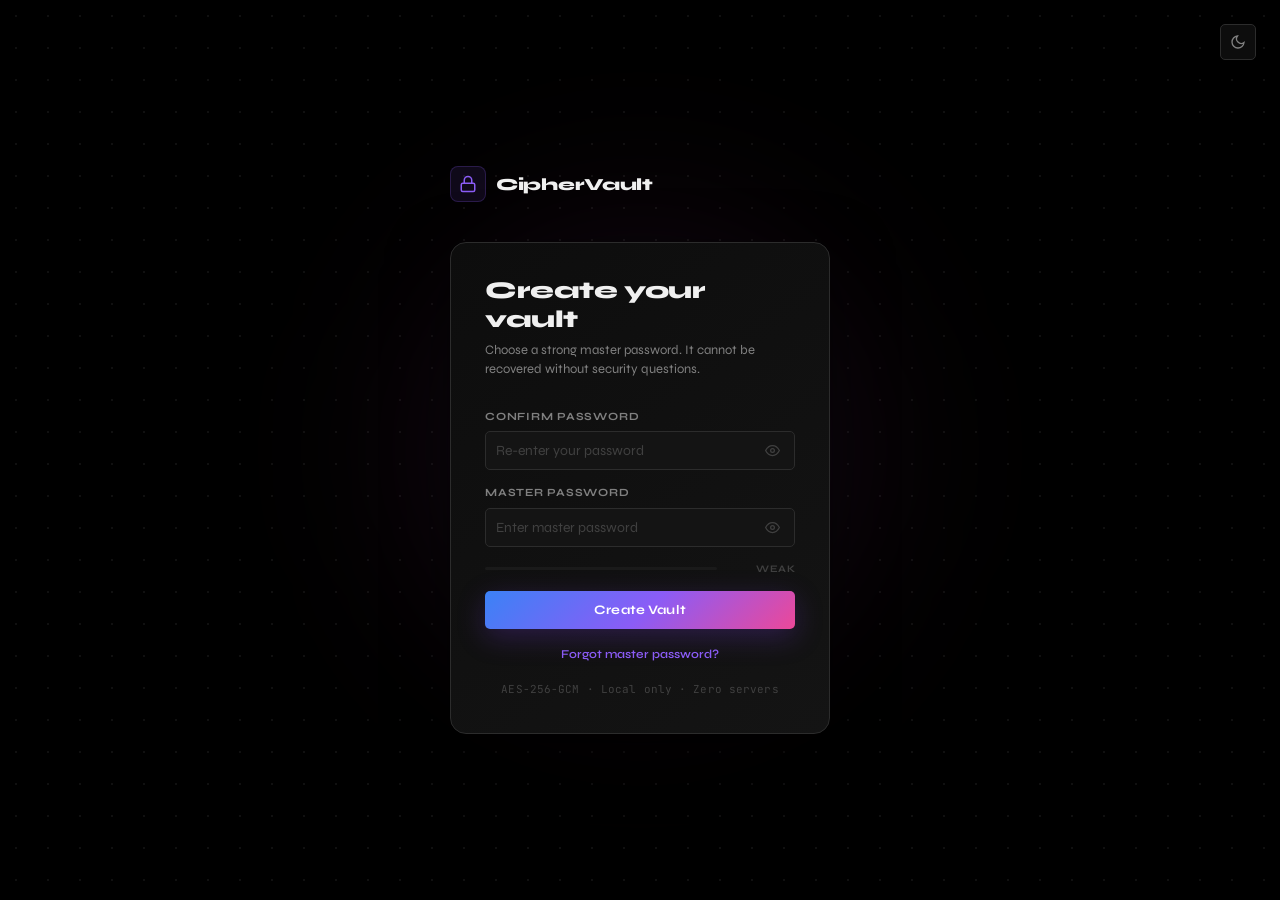
<file: cipher-vault/index.html>
<!DOCTYPE html>
<html lang="en" data-theme="dark">
<head>
  <meta charset="UTF-8" />
  <meta name="viewport" content="width=device-width, initial-scale=1.0" />
  <meta name="description" content="CipherVault — A secure, browser-based password manager using AES-256 cryptography. Zero servers, fully private." />
  <title>CipherVault</title>
  <link rel="preconnect" href="https://fonts.googleapis.com" />
  <link rel="preconnect" href="https://fonts.gstatic.com" crossorigin />
  <link href="https://fonts.googleapis.com/css2?family=Syne:wght@400;500;600;700;800&family=JetBrains+Mono:wght@400;500;600&display=swap" rel="stylesheet" />
  <link rel="stylesheet" href="style.css" />
</head>
<body>

  <!-- ─── LOCK SCREEN ─────────────────────────────────────────────────── -->
  <div id="lock-screen" class="lock-screen">

    <!-- Theme toggle on lock screen -->
    <button id="lock-theme-btn" class="lock-theme-btn" aria-label="Toggle theme">
      <svg id="lock-icon-sun" width="16" height="16" viewBox="0 0 24 24" fill="none" stroke="currentColor" stroke-width="2" style="display:none;"><circle cx="12" cy="12" r="5"/><line x1="12" y1="1" x2="12" y2="3"/><line x1="12" y1="21" x2="12" y2="23"/><line x1="4.22" y1="4.22" x2="5.64" y2="5.64"/><line x1="18.36" y1="18.36" x2="19.78" y2="19.78"/><line x1="1" y1="12" x2="3" y2="12"/><line x1="21" y1="12" x2="23" y2="12"/><line x1="4.22" y1="19.78" x2="5.64" y2="18.36"/><line x1="18.36" y1="5.64" x2="19.78" y2="4.22"/></svg>
      <svg id="lock-icon-moon" width="16" height="16" viewBox="0 0 24 24" fill="none" stroke="currentColor" stroke-width="2"><path d="M21 12.79A9 9 0 1 1 11.21 3 7 7 0 0 0 21 12.79z"/></svg>
    </button>

    <div class="lock-shell">

      <!-- Brand mark -->
      <div class="lock-brand">
        <div class="lock-emblem">
          <svg width="18" height="18" viewBox="0 0 24 24" fill="none" stroke="currentColor" stroke-width="2" stroke-linecap="round" stroke-linejoin="round">
            <rect x="3" y="11" width="18" height="11" rx="2" ry="2"></rect>
            <path d="M7 11V7a5 5 0 0 1 10 0v4"></path>
          </svg>
        </div>
        <span class="lock-brand-name">CipherVault</span>
      </div>

      <!-- ── STEP 1: Main Login / Create ── -->
      <div id="step-main" class="lock-panel active">
        <div class="lock-card">
          <div class="lock-heading">
            <h1 id="lock-title-text">Welcome back</h1>
            <p id="lock-subtitle-text" class="lock-desc">Enter your master password to unlock the vault.</p>
          </div>

          <div class="lock-form" id="lock-form">

            <!-- Confirm password (only for new vault) -->
            <div class="field-row" id="confirm-group" style="display:none;">
              <label class="field-label" for="confirm-password-input">Confirm Password</label>
              <div class="field-wrap">
                <input type="password" id="confirm-password-input" placeholder="Re-enter your password" maxlength="64" autocomplete="new-password" />
                <button class="field-btn toggle-pw-btn" data-target="confirm-password-input" aria-label="Toggle">
                  <svg class="eye-icon" viewBox="0 0 24 24" fill="none" stroke="currentColor" stroke-width="2"><path d="M1 12s4-8 11-8 11 8 11 8-4 8-11 8-11-8-11-8z"/><circle cx="12" cy="12" r="3"/></svg>
                </button>
              </div>
            </div>

            <div class="field-row">
              <label class="field-label" for="master-password-input">Master Password</label>
              <div class="field-wrap">
                <input type="password" id="master-password-input" placeholder="Enter master password" maxlength="64" autocomplete="current-password" />
                <button class="field-btn toggle-pw-btn" data-target="master-password-input" aria-label="Toggle">
                  <svg class="eye-icon" viewBox="0 0 24 24" fill="none" stroke="currentColor" stroke-width="2"><path d="M1 12s4-8 11-8 11 8 11 8-4 8-11 8-11-8-11-8z"/><circle cx="12" cy="12" r="3"/></svg>
                </button>
              </div>
            </div>

            <div class="strength-row" id="pw-strength-wrap" style="display:none;">
              <div class="strength-track"><div id="pw-strength-bar" class="strength-fill"></div></div>
              <span id="pw-strength-label" class="strength-tag">Weak</span>
            </div>

            <button id="unlock-btn" class="btn-gold btn-full">
              <span id="unlock-btn-text">Unlock Vault</span>
              <div class="btn-loader" id="unlock-spinner" style="display:none;"></div>
            </button>

            <!-- Forgot password link (only shown if vault exists + recovery set) -->
            <div id="forgot-link-wrap" class="forgot-link-area">
              <button id="forgot-btn" class="link-btn">Forgot master password?</button>
            </div>

            <p class="lock-meta">AES-256-GCM · Local only · Zero servers</p>
          </div>
        </div>
      </div>

      <!-- ── STEP 2: Security Questions Setup ── -->
      <div id="step-questions" class="lock-panel">
        <div class="lock-card">
          <div class="lock-heading">
            <h1>Secure Recovery</h1>
            <p class="lock-desc">Set two security questions to recover your vault if you forget your master password.</p>
          </div>

          <div class="lock-form">
            <div class="field-row">
              <label class="field-label" for="sq1-select">Security Question 1</label>
              <select id="sq1-select" class="field-select">
                <option value="">— Choose a question —</option>
                <option value="pet">What was the name of your first pet?</option>
                <option value="city">What city were you born in?</option>
                <option value="school">What was the name of your first school?</option>
                <option value="car">What was the make of your first car?</option>
                <option value="nick">What was your childhood nickname?</option>
                <option value="road">What street did you grow up on?</option>
                <option value="teacher">What was your favourite teacher's last name?</option>
              </select>
            </div>
            <div class="field-row">
              <label class="field-label" for="sq1-answer">Your Answer</label>
              <div class="field-wrap">
                <input type="password" id="sq1-answer" placeholder="Answer (case-insensitive)" maxlength="80" />
                <button class="field-btn toggle-pw-btn" data-target="sq1-answer" aria-label="Toggle">
                  <svg class="eye-icon" viewBox="0 0 24 24" fill="none" stroke="currentColor" stroke-width="2"><path d="M1 12s4-8 11-8 11 8 11 8-4 8-11 8-11-8-11-8z"/><circle cx="12" cy="12" r="3"/></svg>
                </button>
              </div>
            </div>

            <div class="divider-line"></div>

            <div class="field-row">
              <label class="field-label" for="sq2-select">Security Question 2</label>
              <select id="sq2-select" class="field-select">
                <option value="">— Choose a question —</option>
                <option value="pet">What was the name of your first pet?</option>
                <option value="city">What city were you born in?</option>
                <option value="school">What was the name of your first school?</option>
                <option value="car">What was the make of your first car?</option>
                <option value="nick">What was your childhood nickname?</option>
                <option value="road">What street did you grow up on?</option>
                <option value="teacher">What was your favourite teacher's last name?</option>
              </select>
            </div>
            <div class="field-row">
              <label class="field-label" for="sq2-answer">Your Answer</label>
              <div class="field-wrap">
                <input type="password" id="sq2-answer" placeholder="Answer (case-insensitive)" maxlength="80" />
                <button class="field-btn toggle-pw-btn" data-target="sq2-answer" aria-label="Toggle">
                  <svg class="eye-icon" viewBox="0 0 24 24" fill="none" stroke="currentColor" stroke-width="2"><path d="M1 12s4-8 11-8 11 8 11 8-4 8-11 8-11-8-11-8z"/><circle cx="12" cy="12" r="3"/></svg>
                </button>
              </div>
            </div>

            <button id="save-questions-btn" class="btn-gold btn-full">Save &amp; Enter Vault</button>
            <button id="skip-questions-btn" class="link-btn" style="text-align:center;margin-top:4px;">Skip for now (not recommended)</button>
          </div>
        </div>
      </div>

      <!-- ── STEP 3: Forgot Password Recovery ── -->
      <div id="step-forgot" class="lock-panel">
        <div class="lock-card">
          <div class="lock-heading">
            <h1>Account Recovery</h1>
            <p class="lock-desc">Answer your security questions to recover your master password.</p>
          </div>

          <div class="lock-form">
            <div class="field-row">
              <label class="field-label" id="forgot-q1-label">Question 1</label>
              <div class="field-wrap">
                <input type="password" id="forgot-a1" placeholder="Your answer" maxlength="80" />
                <button class="field-btn toggle-pw-btn" data-target="forgot-a1" aria-label="Toggle">
                  <svg class="eye-icon" viewBox="0 0 24 24" fill="none" stroke="currentColor" stroke-width="2"><path d="M1 12s4-8 11-8 11 8 11 8-4 8-11 8-11-8-11-8z"/><circle cx="12" cy="12" r="3"/></svg>
                </button>
              </div>
            </div>

            <div class="field-row">
              <label class="field-label" id="forgot-q2-label">Question 2</label>
              <div class="field-wrap">
                <input type="password" id="forgot-a2" placeholder="Your answer" maxlength="80" />
                <button class="field-btn toggle-pw-btn" data-target="forgot-a2" aria-label="Toggle">
                  <svg class="eye-icon" viewBox="0 0 24 24" fill="none" stroke="currentColor" stroke-width="2"><path d="M1 12s4-8 11-8 11 8 11 8-4 8-11 8-11-8-11-8z"/><circle cx="12" cy="12" r="3"/></svg>
                </button>
              </div>
            </div>

            <!-- Recovered password display -->
            <div id="recovered-pw-box" class="recovered-box" style="display:none;">
              <div class="recovered-label">Your master password</div>
              <div class="recovered-value mono" id="recovered-pw-text">—</div>
              <button class="link-btn" id="recovered-copy-btn" style="margin-top:6px;">Copy to clipboard</button>
            </div>

            <button id="recover-btn" class="btn-gold btn-full">Verify &amp; Recover</button>
            <button id="back-to-login-btn" class="link-btn" style="text-align:center;margin-top:4px;">Back to login</button>
          </div>
        </div>
      </div>

    </div><!-- /lock-shell -->
  </div><!-- /lock-screen -->


  <!-- ─── MAIN APP ──────────────────────────────────────────────────────── -->
  <div id="app" class="app" style="display:none;">

    <!-- Sidebar -->
    <aside class="sidebar" id="sidebar">
      <div class="sidebar-top">
        <div class="sidebar-logo">
          <div class="sidebar-logo-icon">
            <svg width="15" height="15" viewBox="0 0 24 24" fill="none" stroke="currentColor" stroke-width="2.2"><rect x="3" y="11" width="18" height="11" rx="2"/><path d="M7 11V7a5 5 0 0 1 10 0v4"/></svg>
          </div>
          <span>CipherVault</span>
        </div>
        <button id="close-sidebar-btn" class="icon-btn close-sidebar-btn" aria-label="Close sidebar">
          <svg width="15" height="15" viewBox="0 0 24 24" fill="none" stroke="currentColor" stroke-width="2"><line x1="18" y1="6" x2="6" y2="18"/><line x1="6" y1="6" x2="18" y2="18"/></svg>
        </button>
      </div>

      <nav class="sidebar-nav">
        <span class="sidebar-section-label">Vault</span>
        <a href="#" class="nav-item active" data-view="vault">
          <svg width="15" height="15" viewBox="0 0 24 24" fill="none" stroke="currentColor" stroke-width="2"><rect x="2" y="7" width="20" height="14" rx="2"/><path d="M16 7V5a2 2 0 0 0-2-2h-4a2 2 0 0 0-2 2v2"/><line x1="12" y1="12" x2="12" y2="16"/><circle cx="12" cy="12" r="1" fill="currentColor"/></svg>
          <span>My Vault</span>
          <span class="nav-badge" id="vault-count-badge">0</span>
        </a>
        <span class="sidebar-section-label">Tools</span>
        <a href="#" class="nav-item" data-view="generator">
          <svg width="15" height="15" viewBox="0 0 24 24" fill="none" stroke="currentColor" stroke-width="2"><path d="M12 22s8-4 8-10V5l-8-3-8 3v7c0 6 8 10 8 10z"/></svg>
          <span>Generator</span>
        </a>
        <a href="#" class="nav-item" data-view="encrypt">
          <svg width="15" height="15" viewBox="0 0 24 24" fill="none" stroke="currentColor" stroke-width="2"><path d="M21 2l-2 2m-7.61 7.61a5.5 5.5 0 1 1-7.778 7.778 5.5 5.5 0 0 1 7.777-7.777zm0 0L15.5 7.5m0 0l3 3L22 7l-3-3m-3.5 3.5L19 4"/></svg>
          <span>Encrypt Text</span>
        </a>
        <a href="#" class="nav-item" data-view="audit">
          <svg width="15" height="15" viewBox="0 0 24 24" fill="none" stroke="currentColor" stroke-width="2"><polyline points="22 12 18 12 15 21 9 3 6 12 2 12"/></svg>
          <span>Security Audit</span>
        </a>
      </nav>

      <div class="sidebar-footer">
        <div class="vault-stats">
          <div class="stat-chip"><span class="stat-num" id="stat-total">0</span><span class="stat-lbl">Total</span></div>
          <div class="stat-chip"><span class="stat-num warn" id="stat-weak">0</span><span class="stat-lbl">Weak</span></div>
          <div class="stat-chip"><span class="stat-num warn" id="stat-reused">0</span><span class="stat-lbl">Reused</span></div>
        </div>
        <button id="lock-vault-btn" class="btn-lock">
          <svg width="12" height="12" viewBox="0 0 24 24" fill="none" stroke="currentColor" stroke-width="2"><rect x="3" y="11" width="18" height="11" rx="2"/><path d="M7 11V7a5 5 0 0 1 10 0v4"/></svg>
          Lock Vault
        </button>
      </div>
    </aside>

    <!-- Main Content -->
    <main class="main-content">

      <!-- Top Bar -->
      <header class="topbar">
        <button id="menu-btn" class="icon-btn menu-btn" aria-label="Open menu">
          <svg width="17" height="17" viewBox="0 0 24 24" fill="none" stroke="currentColor" stroke-width="2"><line x1="3" y1="6" x2="21" y2="6"/><line x1="3" y1="12" x2="21" y2="12"/><line x1="3" y1="18" x2="21" y2="18"/></svg>
        </button>
        <div class="topbar-search">
          <svg width="13" height="13" viewBox="0 0 24 24" fill="none" stroke="currentColor" stroke-width="2"><circle cx="11" cy="11" r="8"/><line x1="21" y1="21" x2="16.65" y2="16.65"/></svg>
          <input type="text" id="search-input" placeholder="Search vault  Ctrl+K" autocomplete="off" />
        </div>
        <div class="topbar-right">
          <button id="theme-btn" class="theme-btn" aria-label="Toggle theme">
            <svg id="app-icon-sun" width="15" height="15" viewBox="0 0 24 24" fill="none" stroke="currentColor" stroke-width="2" style="display:none;"><circle cx="12" cy="12" r="5"/><line x1="12" y1="1" x2="12" y2="3"/><line x1="12" y1="21" x2="12" y2="23"/><line x1="4.22" y1="4.22" x2="5.64" y2="5.64"/><line x1="18.36" y1="18.36" x2="19.78" y2="19.78"/><line x1="1" y1="12" x2="3" y2="12"/><line x1="21" y1="12" x2="23" y2="12"/><line x1="4.22" y1="19.78" x2="5.64" y2="18.36"/><line x1="18.36" y1="5.64" x2="19.78" y2="4.22"/></svg>
            <svg id="app-icon-moon" width="15" height="15" viewBox="0 0 24 24" fill="none" stroke="currentColor" stroke-width="2"><path d="M21 12.79A9 9 0 1 1 11.21 3 7 7 0 0 0 21 12.79z"/></svg>
          </button>
          <button id="add-entry-btn" class="btn-gold btn-sm">
            <svg width="11" height="11" viewBox="0 0 24 24" fill="none" stroke="currentColor" stroke-width="2.5"><line x1="12" y1="5" x2="12" y2="19"/><line x1="5" y1="12" x2="19" y2="12"/></svg>
            New Entry
          </button>
        </div>
      </header>

      <div class="views-container">

        <!-- ── VAULT VIEW ── -->
        <section class="view active" id="view-vault">
          <div class="view-header">
            <h2 class="view-title">My Vault</h2>
            <div class="filter-chips" id="filter-chips">
              <button class="chip active" data-cat="All">All</button>
              <button class="chip" data-cat="Social">Social</button>
              <button class="chip" data-cat="Work">Work</button>
              <button class="chip" data-cat="Finance">Finance</button>
              <button class="chip" data-cat="Dev">Dev</button>
              <button class="chip" data-cat="Other">Other</button>
            </div>
          </div>
          <div id="vault-list" class="vault-list">
            <div class="empty-state" id="vault-empty">
              <div class="empty-icon">
                <svg width="38" height="38" viewBox="0 0 24 24" fill="none" stroke="currentColor" stroke-width="1.3"><rect x="2" y="7" width="20" height="14" rx="2"/><path d="M16 7V5a2 2 0 0 0-2-2h-4a2 2 0 0 0-2 2v2"/></svg>
              </div>
              <p class="empty-title">Your vault is empty</p>
              <p class="empty-sub">Press <kbd>Ctrl+N</kbd> or click New Entry to get started.</p>
            </div>
          </div>
        </section>

        <!-- ── GENERATOR VIEW ── -->
        <section class="view" id="view-generator">
          <div class="view-header">
            <h2 class="view-title">Password Generator</h2>
          </div>
          <div class="gen-card">
            <div class="gen-output-wrap">
              <div id="gen-output" class="gen-output mono">Click Generate</div>
              <button class="icon-btn" id="gen-copy-btn" title="Copy password">
                <svg width="14" height="14" viewBox="0 0 24 24" fill="none" stroke="currentColor" stroke-width="2"><rect x="9" y="9" width="13" height="13" rx="2" ry="2"/><path d="M5 15H4a2 2 0 0 1-2-2V4a2 2 0 0 1 2-2h9a2 2 0 0 1 2 2v1"/></svg>
              </button>
            </div>
            <div class="strength-row">
              <div class="strength-track flex1"><div id="gen-strength-bar" class="strength-fill"></div></div>
              <span id="gen-strength-label" class="strength-tag">—</span>
            </div>

            <div class="gen-controls">
              <div class="gen-control-row">
                <label class="field-label">Length: <span id="len-val">16</span></label>
                <input type="range" id="gen-length" min="8" max="64" value="16" class="range-slider" />
              </div>
              <div class="gen-toggles">
                <label class="toggle-label"><input type="checkbox" id="gen-upper" checked /><span class="toggle-box"></span>Uppercase A–Z</label>
                <label class="toggle-label"><input type="checkbox" id="gen-lower" checked /><span class="toggle-box"></span>Lowercase a–z</label>
                <label class="toggle-label"><input type="checkbox" id="gen-nums" checked /><span class="toggle-box"></span>Numbers 0–9</label>
                <label class="toggle-label"><input type="checkbox" id="gen-syms" checked /><span class="toggle-box"></span>Symbols !@#$…</label>
                <label class="toggle-label"><input type="checkbox" id="gen-ambig" /><span class="toggle-box"></span>Exclude ambiguous</label>
              </div>
            </div>
            <button class="btn-gold" id="gen-btn">Generate Password</button>
          </div>
        </section>

        <!-- ── ENCRYPT VIEW ── -->
        <section class="view" id="view-encrypt">
          <div class="view-header">
            <h2 class="view-title">Text Encryption</h2>
          </div>
          <div class="encrypt-layout">
            <div class="enc-card">
              <div class="enc-card-header">
                <span class="enc-badge enc-badge-lock">Encrypt</span>
              </div>
              <textarea id="enc-plain" class="field-textarea" placeholder="Paste plain text here…" rows="5"></textarea>
              <div class="field-row">
                <label class="field-label">Encryption Key</label>
                <div class="field-wrap">
                  <input type="password" id="enc-key" placeholder="Enter a secret key" />
                  <button class="field-btn toggle-pw-btn" data-target="enc-key" aria-label="Toggle">
                    <svg class="eye-icon" viewBox="0 0 24 24" fill="none" stroke="currentColor" stroke-width="2"><path d="M1 12s4-8 11-8 11 8 11 8-4 8-11 8-11-8-11-8z"/><circle cx="12" cy="12" r="3"/></svg>
                  </button>
                </div>
              </div>
              <button class="btn-gold btn-full" id="enc-btn">Encrypt</button>
              <div class="crypto-result" id="enc-result-wrap" style="display:none;">
                <div class="result-label">Ciphertext (Base64 · AES-256-GCM)</div>
                <div class="result-box mono" id="enc-result"></div>
                <button class="btn-ghost btn-sm" id="enc-copy-btn">Copy Ciphertext</button>
              </div>
            </div>

            <div class="enc-card">
              <div class="enc-card-header">
                <span class="enc-badge enc-badge-unlock">Decrypt</span>
              </div>
              <textarea id="dec-cipher" class="field-textarea" placeholder="Paste ciphertext here…" rows="5"></textarea>
              <div class="field-row">
                <label class="field-label">Decryption Key</label>
                <div class="field-wrap">
                  <input type="password" id="dec-key" placeholder="Enter the secret key" />
                  <button class="field-btn toggle-pw-btn" data-target="dec-key" aria-label="Toggle">
                    <svg class="eye-icon" viewBox="0 0 24 24" fill="none" stroke="currentColor" stroke-width="2"><path d="M1 12s4-8 11-8 11 8 11 8-4 8-11 8-11-8-11-8z"/><circle cx="12" cy="12" r="3"/></svg>
                  </button>
                </div>
              </div>
              <button class="btn-gold btn-full" id="dec-btn">Decrypt</button>
              <div class="crypto-result" id="dec-result-wrap" style="display:none;">
                <div class="result-label">Decrypted Text</div>
                <div class="result-box" id="dec-result"></div>
                <button class="btn-ghost btn-sm" id="dec-copy-btn">Copy Text</button>
              </div>
            </div>
          </div>
        </section>

        <!-- ── AUDIT VIEW ── -->
        <section class="view" id="view-audit">
          <div class="view-header">
            <h2 class="view-title">Security Audit</h2>
          </div>
          <div class="audit-grid">
            <div class="audit-score-card">
              <div class="audit-ring-wrap">
                <svg viewBox="0 0 120 120" class="ring-svg">
                  <circle cx="60" cy="60" r="50" class="ring-bg"/>
                  <circle cx="60" cy="60" r="50" class="ring-fill" id="audit-ring-fill"/>
                </svg>
                <div class="ring-center">
                  <span id="audit-score-num" class="ring-num">—</span>
                  <span class="ring-denom">/100</span>
                </div>
              </div>
              <h3 id="audit-score-grade" class="audit-grade">Run an audit</h3>
              <p id="audit-score-desc" class="audit-grade-desc">Analyze your vault passwords for weaknesses.</p>
            </div>
            <div class="audit-issues-card">
              <h3 class="section-label">Issues Found</h3>
              <div id="audit-issues-list" class="audit-issues">
                <p class="muted">No audit run yet.</p>
              </div>
            </div>
          </div>
          <button class="btn-gold" id="run-audit-btn">
            <svg width="13" height="13" viewBox="0 0 24 24" fill="none" stroke="currentColor" stroke-width="2"><polyline points="22 12 18 12 15 21 9 3 6 12 2 12"/></svg>
            Run Security Audit
          </button>
        </section>

      </div><!-- /views-container -->
    </main>
  </div><!-- /app -->

  <!-- ─── ENTRY MODAL ──────────────────────────────────────────────────── -->
  <div class="modal-overlay" id="entry-modal-overlay" style="display:none;">
    <div class="modal" id="entry-modal" role="dialog" aria-modal="true" aria-labelledby="modal-title">
      <div class="modal-header">
        <h3 id="modal-title">New Entry</h3>
        <button class="icon-btn" id="modal-close-btn" aria-label="Close">
          <svg width="13" height="13" viewBox="0 0 24 24" fill="none" stroke="currentColor" stroke-width="2"><line x1="18" y1="6" x2="6" y2="18"/><line x1="6" y1="6" x2="18" y2="18"/></svg>
        </button>
      </div>
      <form id="entry-form" novalidate>
        <input type="hidden" id="entry-id" />
        <div class="form-grid">
          <div class="field-row">
            <label class="field-label" for="entry-name">Site / App Name *</label>
            <input type="text" id="entry-name" class="field-input" placeholder="e.g. GitHub" required />
          </div>
          <div class="field-row">
            <label class="field-label" for="entry-category">Category</label>
            <select id="entry-category" class="field-select">
              <option>Social</option>
              <option>Work</option>
              <option>Finance</option>
              <option>Dev</option>
              <option>Other</option>
            </select>
          </div>
          <div class="field-row span-2">
            <label class="field-label" for="entry-username">Username / Email</label>
            <input type="text" id="entry-username" class="field-input" placeholder="username@example.com" autocomplete="off" />
          </div>
          <div class="field-row span-2">
            <label class="field-label" for="entry-password">Password *</label>
            <div class="field-wrap">
              <input type="password" id="entry-password" placeholder="Enter or generate a password" required autocomplete="new-password" />
              <button type="button" class="field-btn toggle-pw-btn" data-target="entry-password" aria-label="Toggle">
                <svg class="eye-icon" viewBox="0 0 24 24" fill="none" stroke="currentColor" stroke-width="2"><path d="M1 12s4-8 11-8 11 8 11 8-4 8-11 8-11-8-11-8z"/><circle cx="12" cy="12" r="3"/></svg>
              </button>
              <button type="button" class="field-btn" id="modal-gen-btn" title="Generate password">
                <svg width="13" height="13" viewBox="0 0 24 24" fill="none" stroke="currentColor" stroke-width="2.5"><polyline points="23 4 23 10 17 10"/><path d="M20.49 15a9 9 0 1 1-2.12-9.36L23 10"/></svg>
              </button>
            </div>
            <div class="strength-track" style="margin-top:6px;"><div id="modal-strength-bar" class="strength-fill"></div></div>
          </div>
          <div class="field-row span-2">
            <label class="field-label" for="entry-url">Website URL</label>
            <input type="url" id="entry-url" class="field-input" placeholder="https://example.com" />
          </div>
          <div class="field-row span-2">
            <label class="field-label" for="entry-notes">Notes</label>
            <textarea id="entry-notes" class="field-input" rows="3" placeholder="Optional notes…"></textarea>
          </div>
        </div>
        <div class="modal-footer">
          <button type="button" class="btn-ghost" id="modal-cancel-btn">Cancel</button>
          <button type="submit" class="btn-gold" id="modal-save-btn">Save Entry</button>
        </div>
      </form>
    </div>
  </div>

  <!-- ─── TOAST ─────────────────────────────────────────────────────────── -->
  <div id="toast-container" class="toast-container" aria-live="polite"></div>

  <script src="script.js"></script>
</body>
</html>
</file>
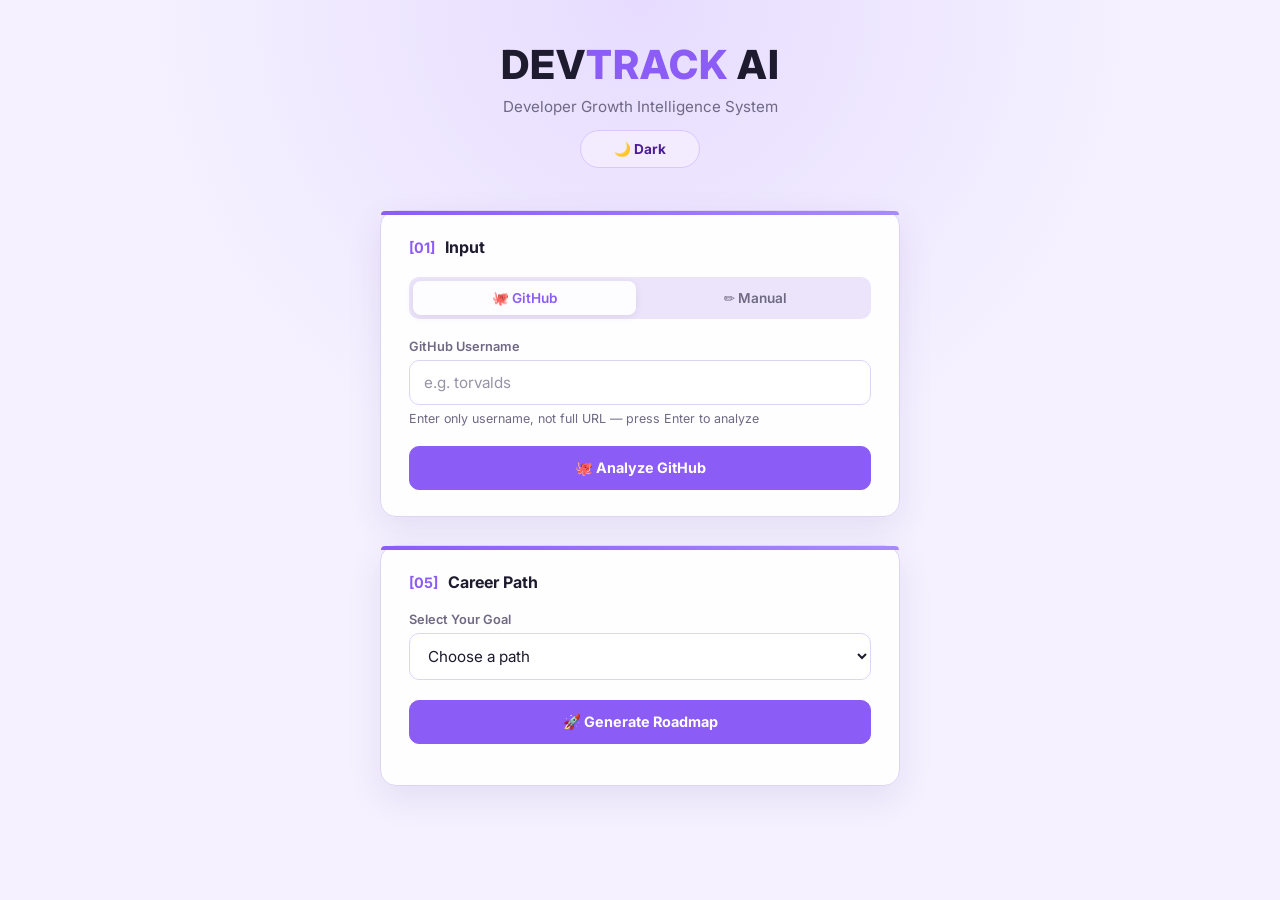
<file: dev-track-ai/index.html>
<!DOCTYPE html>
<html lang="en">
<head>
    <meta charset="UTF-8">
    <meta name="viewport" content="width=device-width, initial-scale=1.0">
    <title>DevTrack AI</title>
    <link rel="stylesheet" href="style.css">
    <link href="https://fonts.googleapis.com/css2?family=Inter:wght@400;500;600;700;800&display=swap" rel="stylesheet">
</head>
<body>

    <header>
        <h1>DEV<span>TRACK</span> AI</h1>
        <p class="tagline">Developer Growth Intelligence System</p>
        <div class="theme-row">
            <button id="themeToggle" type="button" class="theme-toggle" aria-label="Toggle dark mode">🌙 Dark</button>
        </div>
    </header>

    <!-- INPUT SECTION -->
    <div class="card">
        <h2><span class="tag">[01]</span> Input</h2>

        <!-- Mode tabs -->
        <div class="mode-tabs">
            <button class="tab-btn active" id="tabGithub" onclick="switchTab('github')">🐙 GitHub</button>
            <button class="tab-btn" id="tabManual" onclick="switchTab('manual')">✏️ Manual</button>
        </div>

        <!-- GitHub tab -->
        <div id="githubTab">
            <div class="input-group">
                <label>GitHub Username</label>
                <input type="text" id="github" placeholder="e.g. torvalds" autocomplete="off">
                <small>Enter only username, not full URL — press Enter to analyze</small>
            </div>
            <button class="full-btn" onclick="githubAnalyze()">🐙 Analyze GitHub</button>
        </div>

        <!-- Manual tab -->
        <div id="manualTab" style="display:none;">
            <div class="input-group">
                <label>Number of Projects</label>
                <input type="number" id="projects" placeholder="e.g. 5" min="0">
            </div>
            <div class="input-group">
                <label>DSA Level</label>
                <select id="dsa">
                    <option value="">Select DSA Level</option>
                    <option value="low">Low</option>
                    <option value="medium">Medium</option>
                    <option value="high">High</option>
                </select>
            </div>
            <div class="input-group">
                <label>Languages <span class="label-hint">(comma separated)</span></label>
                <input type="text" id="languages" placeholder="Python, Java, C++ ...">
            </div>
            <button class="full-btn" onclick="manualAnalyze()">⚡ Manual Analyze</button>
        </div>
    </div>

    <!-- RESULT SECTION -->
    <div class="card" id="resultSection" style="display:none;">
        <div class="result-header">
            <h2><span class="tag">[02]</span> Analysis</h2>
            <button class="icon-btn" id="copyBtn" onclick="copyResult()" title="Copy result">📋 Copy</button>
        </div>
        <div id="result"></div>
    </div>

    <!-- AI SECTION -->
    <div class="card" id="aiSection" style="display:none;">
        <h2><span class="tag">[03]</span> AI Insights <span class="model-badge">gemma2:8b</span></h2>
        <button id="aiBtn" onclick="getAIInsights()">🤖 Generate AI Insights</button>
        <div id="aiResult"></div>
    </div>

    <!-- HISTORY SECTION -->
    <div class="card" id="historySection" style="display:none;">
        <div class="result-header">
            <h2><span class="tag">[04]</span> Score History</h2>
            <button class="icon-btn danger" onclick="clearHistory()">🗑️ Clear</button>
        </div>
        <div id="historyContent"></div>
    </div>

    <div class="card">
        <h2><span class="tag">[05]</span> Career Path</h2>

        <div class="input-group">
            <label>Select Your Goal</label>
            <select id="careerGoal">
                <option value="">Choose a path</option>
                <option value="web">Web Developer</option>
                <option value="ai">AI / ML Engineer</option>
                <option value="backend">Backend Developer</option>
            </select>
        </div>

        <button class="full-btn" onclick="generatePath()">🚀 Generate Roadmap</button>

        <div id="careerResult" style="margin-top:15px;"></div>
    </div>

    <script src="script.js"></script>
</body>
</html>
</file>
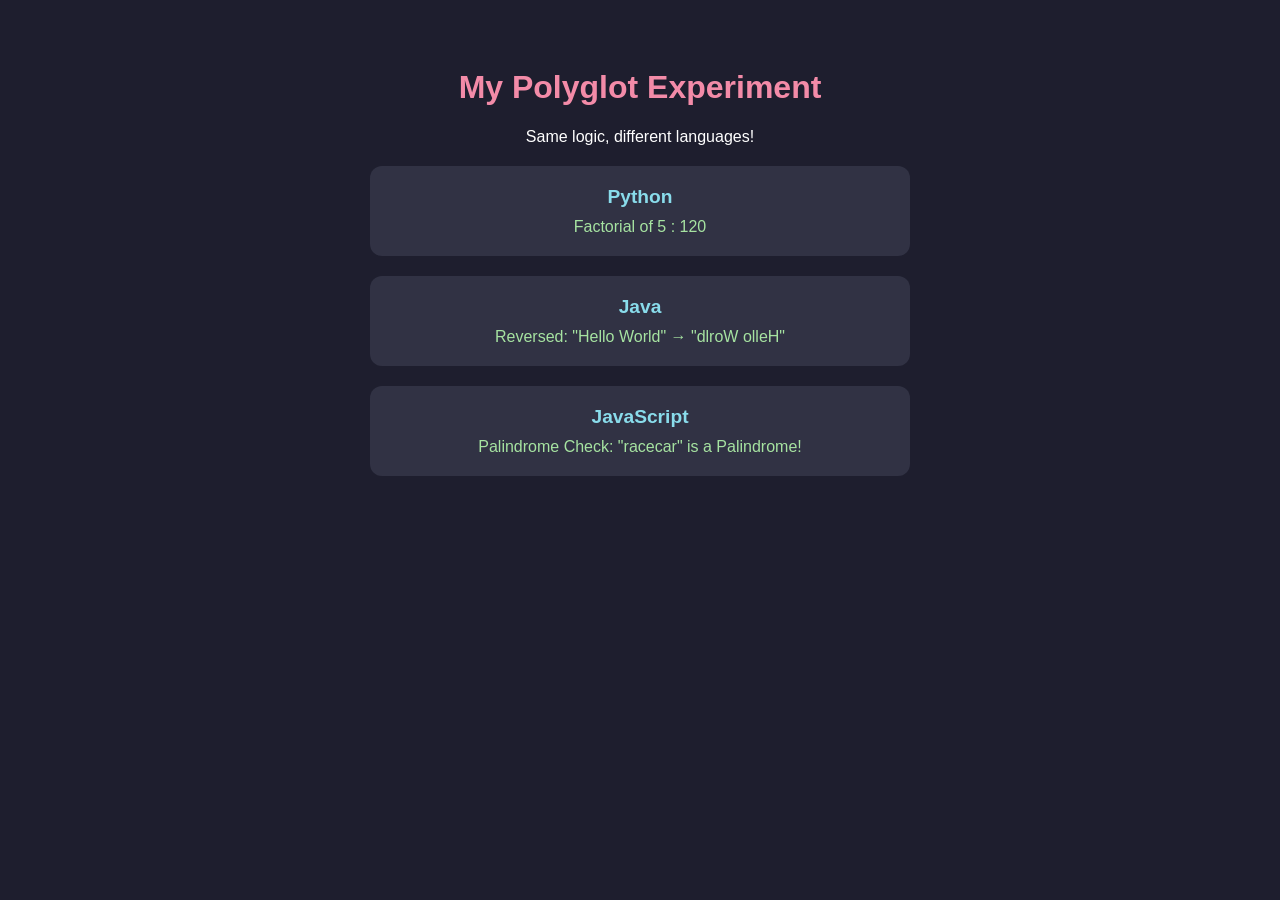
<file: polyglot-experiment/index.html>
<!DOCTYPE html>
<html lang="en">

<head>
    <meta charset="UTF-8">
    <meta name="viewport" content="width=device-width, initial-scale=1.0">
    <title>My Polyglot Experiment</title>
    <style>
        body {
            font-family: Arial, sans-serif;
            background-color: #1e1e2e;
            color: #fff;
            text-align: center;
            padding: 40px;
        }

        h1 {
            color: #f38ba8;
        }

        .card {
            background: #313244;
            border-radius: 12px;
            padding: 20px;
            margin: 20px auto;
            max-width: 500px;
        }

        .lang {
            color: #89dceb;
            font-size: 1.2em;
            font-weight: bold;
        }

        .result {
            color: #a6e3a1;
            margin-top: 10px;
        }
    </style>
</head>

<body>
    <h1> My Polyglot Experiment </h1>
    <p> Same logic, different languages! </p>

    <div class="card">
        <div class="lang"> Python </div>
        <div class="result">Factorial of 5 : 120</div>
    </div>

    <div class="card">
        <div class="lang"> Java </div>
        <div class="result">Reversed: "Hello World" → "dlroW olleH"</div>
    </div>

    <div class="card">
        <div class="lang"> JavaScript </div>
        <div class="result" id="js-result"></div>
    </div>

    <script>
        // JavaScript Experiment - Palindrome Checker - used this in Polyglot Experiment section. 
        function isPalindrome(str) {
            const reversed = str.split("").reverse().join("");
            return str === reversed;
        }

        const word = "racecar";
        const result = isPalindrome(word);
        document.getElementById("js-result").innerText =
            `Palindrome Check: "${word}" is ${result ? "a Palindrome!" : "not a Palindrome!"}`;
    </script>
</body>

</html>
</file>
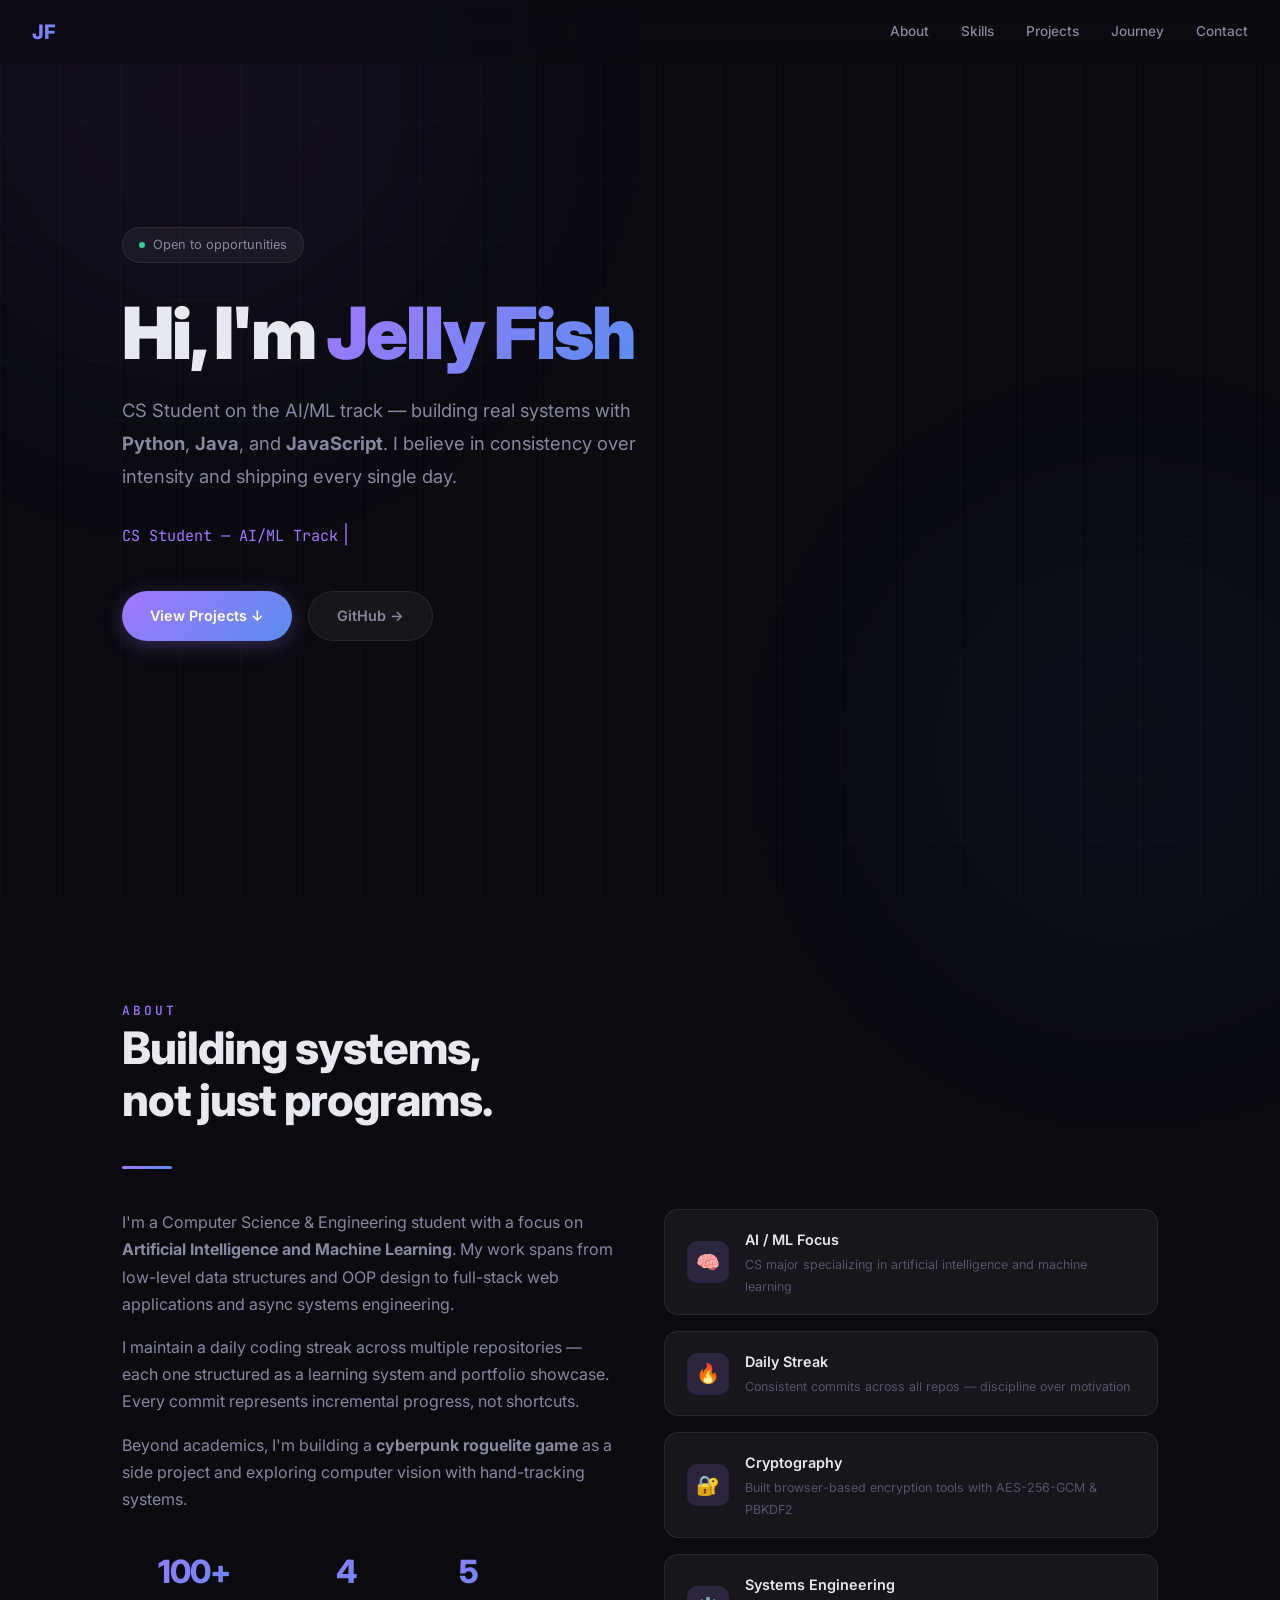
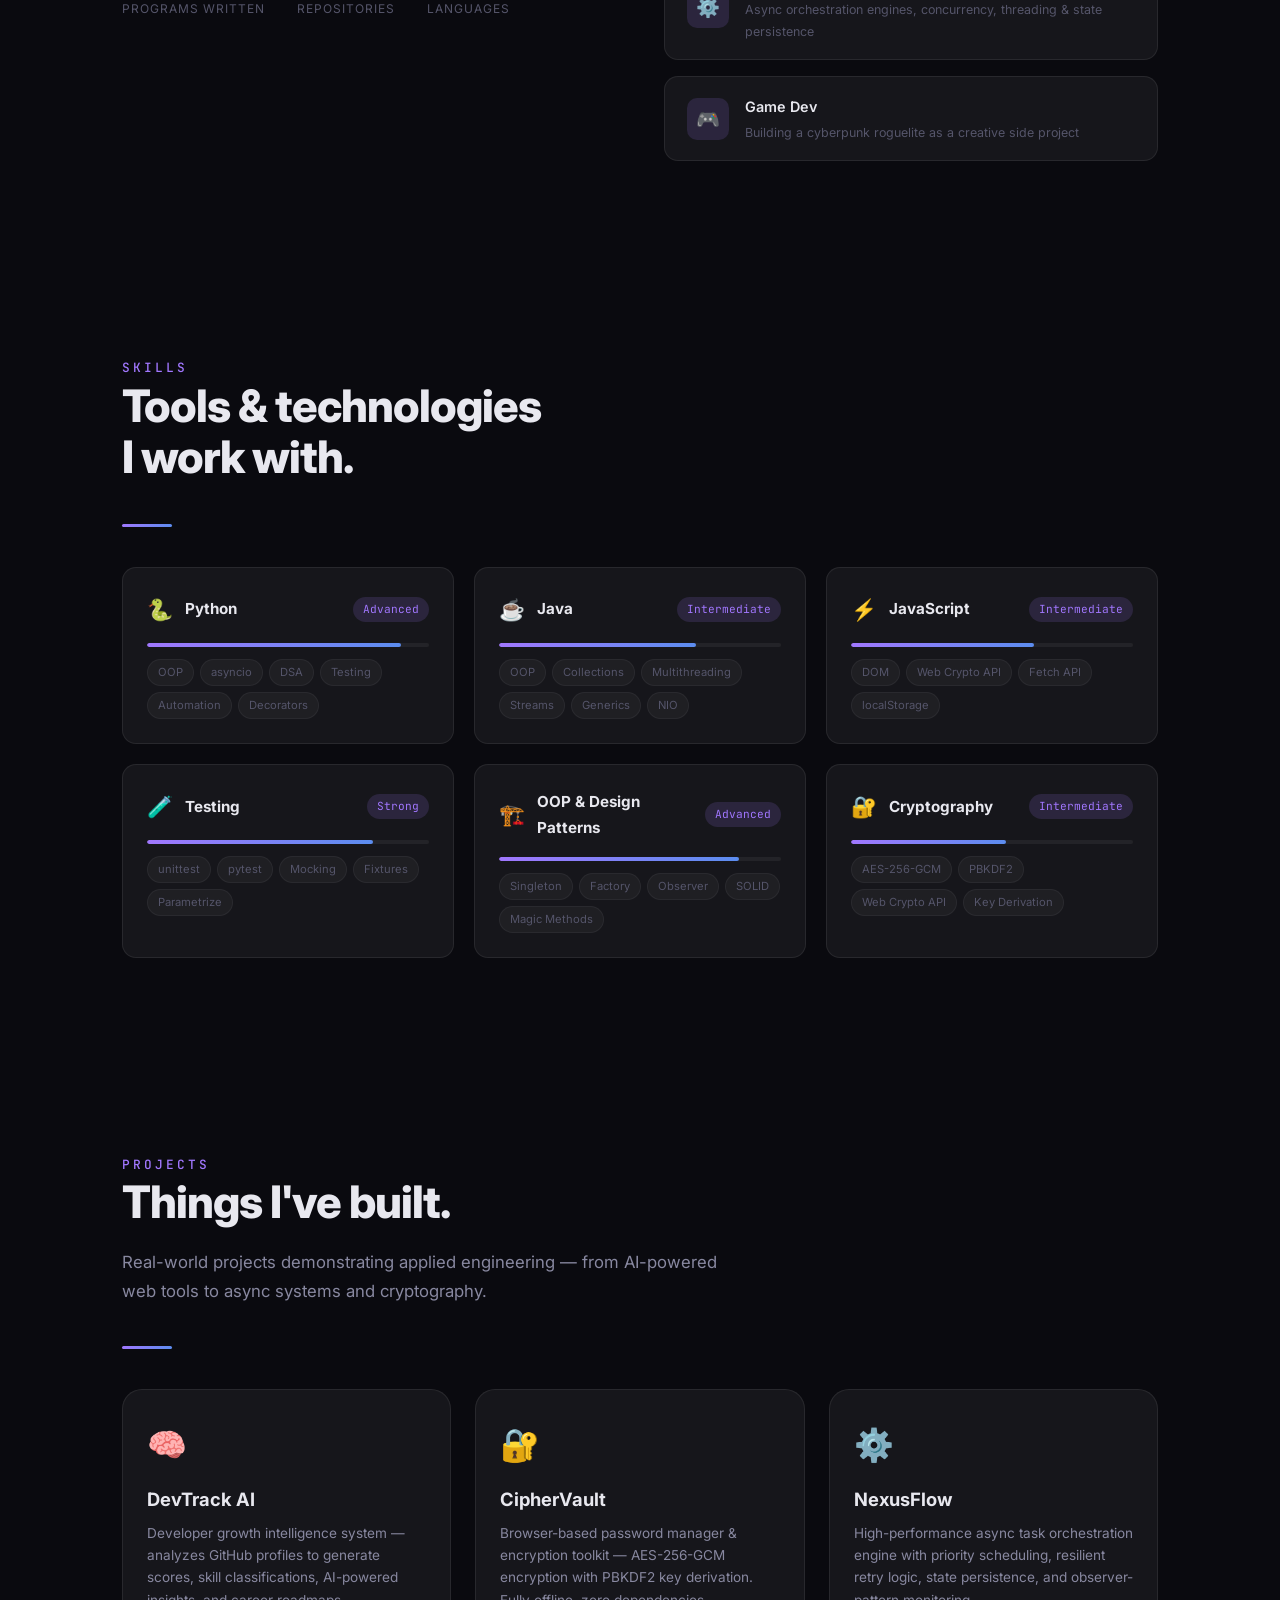
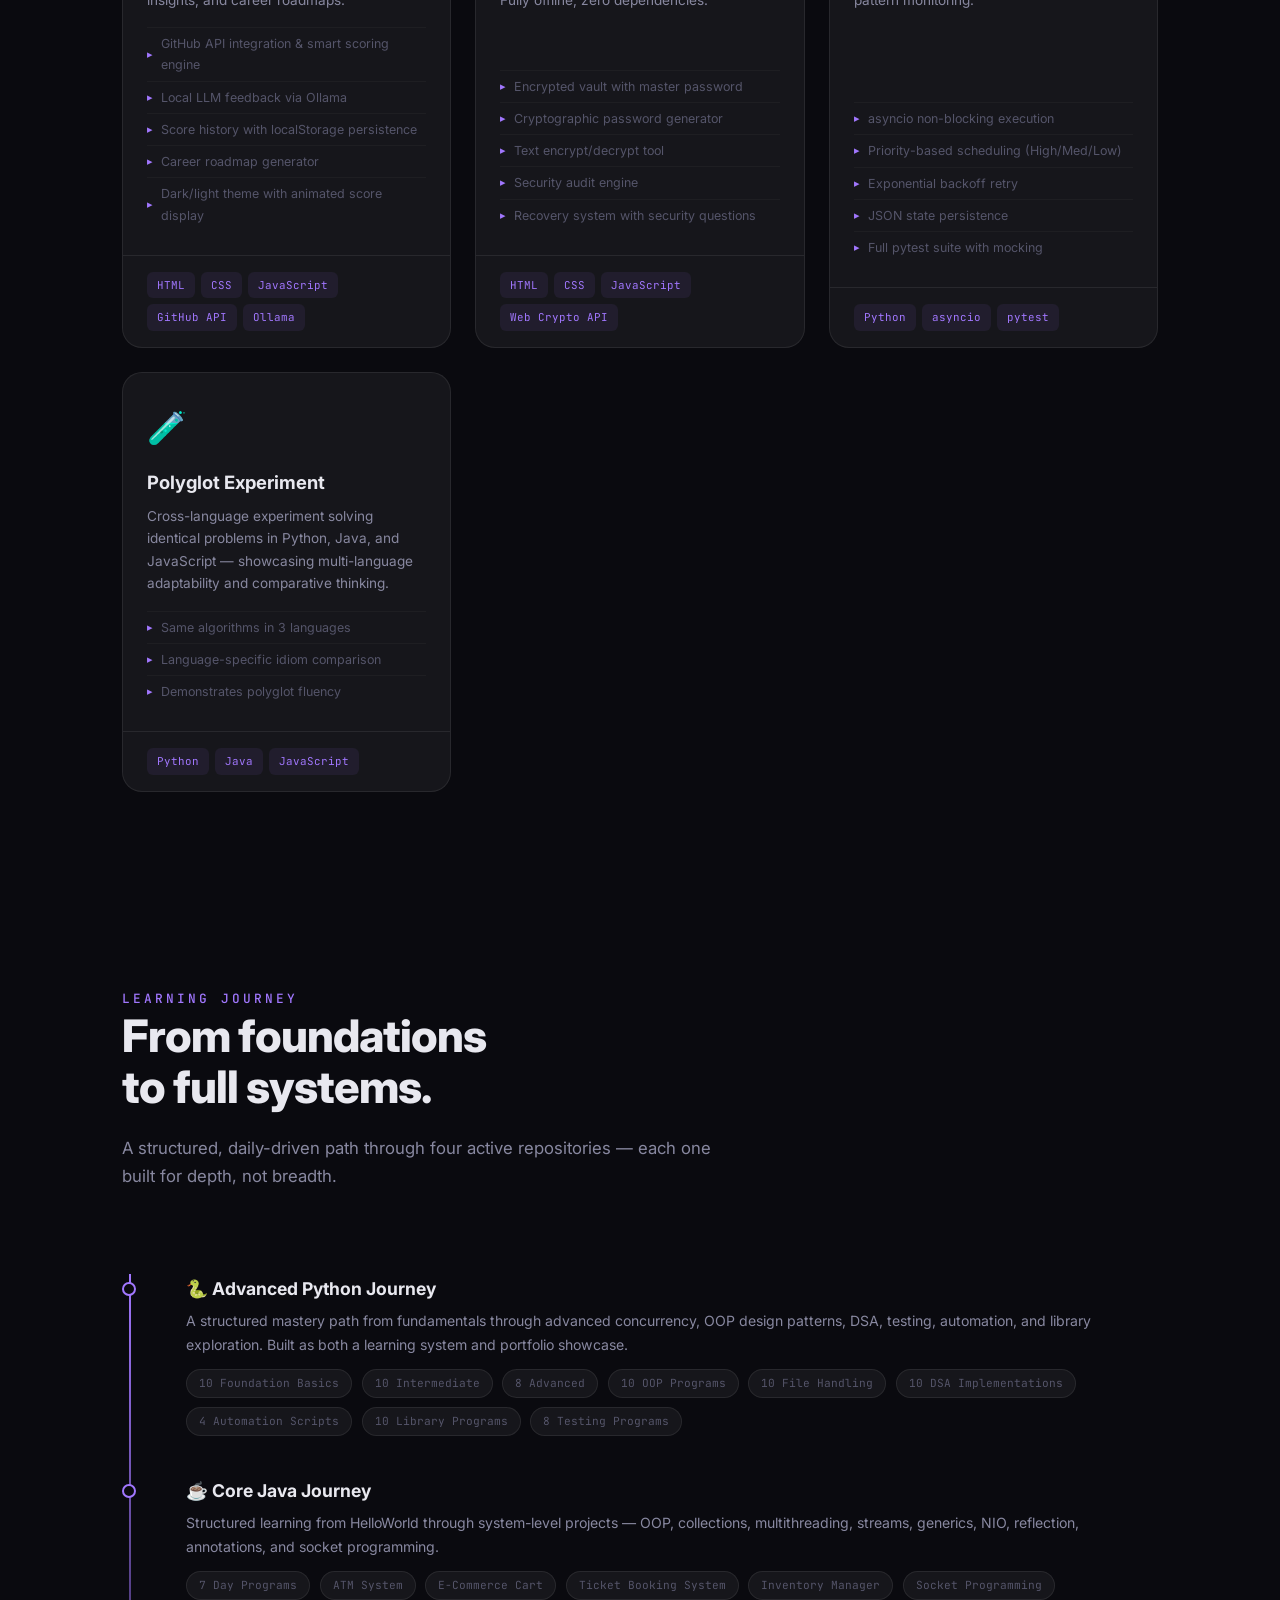
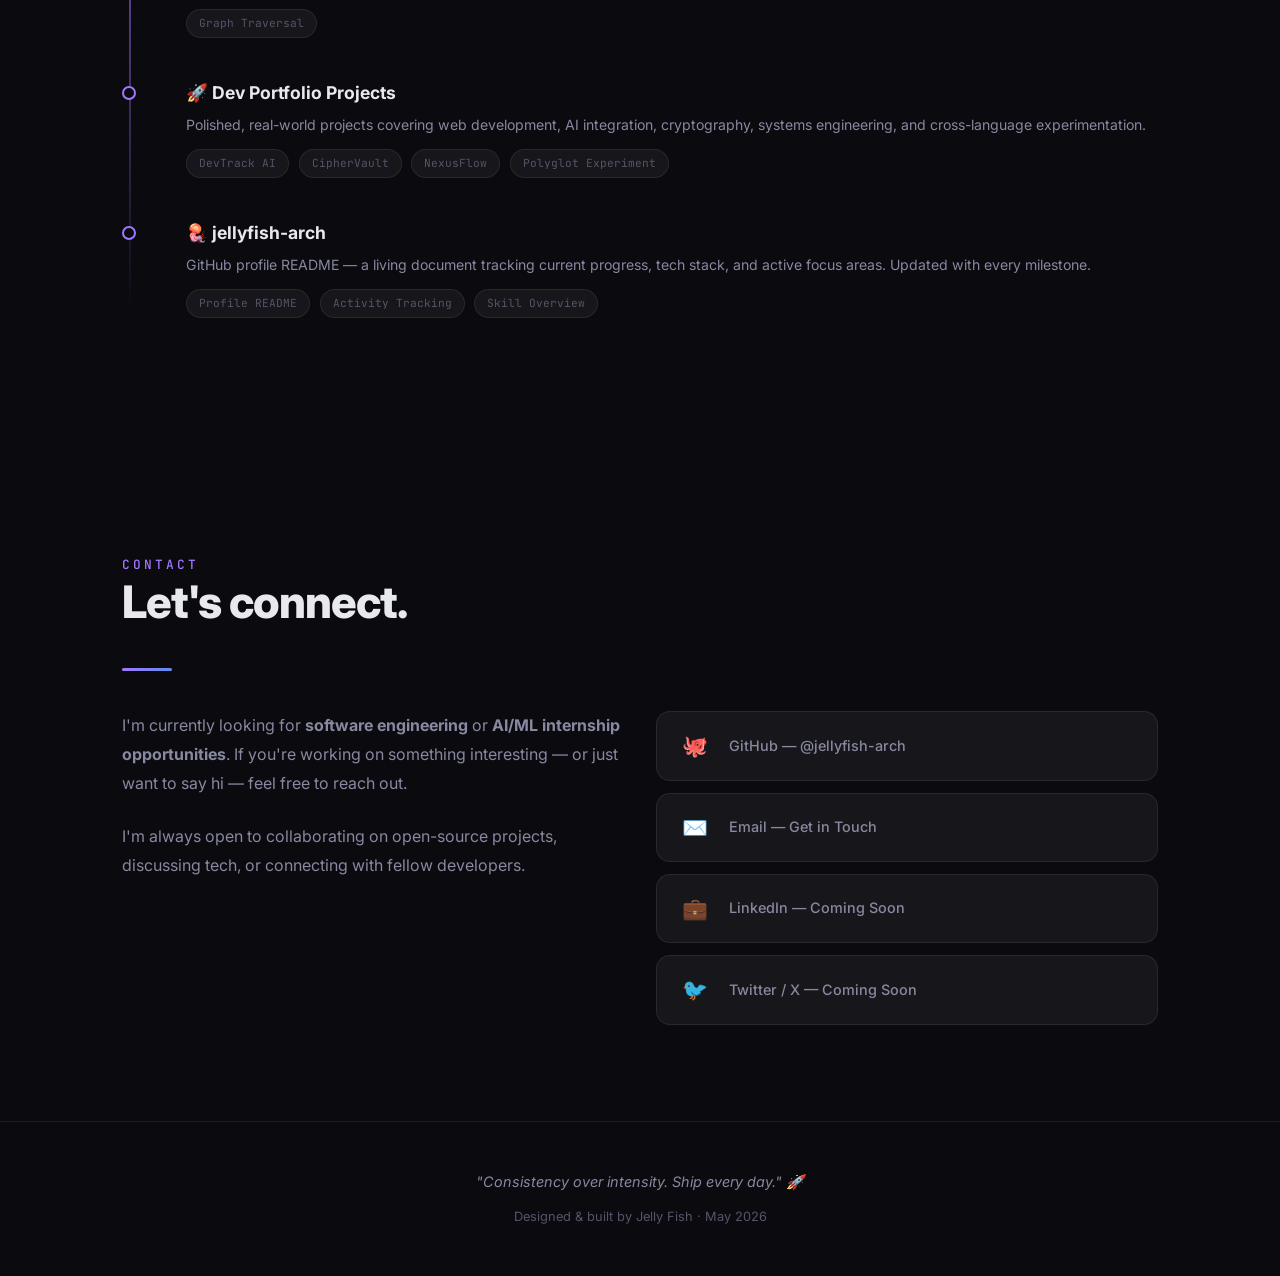
<file: portfolio/index.html>
<!DOCTYPE html>
<html lang="en">

<head>
  <meta charset="UTF-8" />
  <meta name="viewport" content="width=device-width, initial-scale=1.0" />
  <meta name="description"
    content="Jelly Fish — CS Student, Python & Java Engineer, AI/ML enthusiast. Portfolio showcasing real-world projects, systems engineering, and a daily coding commitment." />
  <meta name="author" content="Jelly Fish" />
  <title>Jelly Fish — Developer Portfolio</title>
  <link rel="stylesheet" href="style.css" />
  <link rel="icon"
    href="data:image/svg+xml,<svg xmlns='http://www.w3.org/2000/svg' viewBox='0 0 100 100'><text y='.9em' font-size='90'>🪼</text></svg>" />
</head>

<body>

  <!-- Background effects -->
  <div class="bg-grid"></div>
  <div class="bg-glow bg-glow--1"></div>
  <div class="bg-glow bg-glow--2"></div>

  <!-- ═══ NAV ═══ -->
  <nav class="nav" id="nav">
    <a href="#hero" class="nav__logo">JF</a>
    <div class="nav__links">
      <a href="#about" class="nav__link">About</a>
      <a href="#skills" class="nav__link">Skills</a>
      <a href="#projects" class="nav__link">Projects</a>
      <a href="#journey" class="nav__link">Journey</a>
      <a href="#contact" class="nav__link">Contact</a>
    </div>
    <button class="nav__toggle" aria-label="Toggle menu">
      <span></span><span></span><span></span>
    </button>
  </nav>

  <!-- ═══ HERO ═══ -->
  <section class="section hero" id="hero">
    <div class="hero__inner">
      <div class="hero__badge reveal">
        <span class="dot"></span> Open to opportunities
      </div>
      <h1 class="hero__name reveal reveal-delay-1">
        Hi, I'm <span class="gradient">Jelly Fish</span>
      </h1>
      <p class="hero__desc reveal reveal-delay-2">
        CS Student on the AI/ML track — building real systems with <strong>Python</strong>, <strong>Java</strong>, and
        <strong>JavaScript</strong>.
        I believe in consistency over intensity and shipping every single day.
      </p>
      <p class="hero__desc reveal reveal-delay-2" style="margin-top: -1rem; margin-bottom: 2.5rem;">
        <span class="hero__typing"
          style="font-family: var(--font-mono); color: var(--accent-1); font-size: 0.95rem;"></span>
        <span style="animation: pulse 1s infinite; color: var(--accent-1);">|</span>
      </p>
      <div class="hero__actions reveal reveal-delay-3">
        <a href="#projects" class="btn btn--primary">View Projects ↓</a>
        <a href="https://github.com/jellyfish-arch" target="_blank" rel="noopener" class="btn btn--ghost">GitHub →</a>
      </div>
    </div>
  </section>

  <!-- ═══ ABOUT ═══ -->
  <section class="section" id="about">
    <span class="section__label reveal">About</span>
    <h2 class="section__title reveal">Building systems,<br />not just programs.</h2>
    <div class="section__divider reveal"></div>

    <div class="about__grid">
      <div class="about__text reveal">
        <p>
          I'm a Computer Science & Engineering student with a focus on <strong>Artificial Intelligence and Machine
            Learning</strong>.
          My work spans from low-level data structures and OOP design to full-stack web applications and async systems
          engineering.
        </p>
        <p>
          I maintain a daily coding streak across multiple repositories — each one structured as a learning system and
          portfolio showcase.
          Every commit represents incremental progress, not shortcuts.
        </p>
        <p>
          Beyond academics, I'm building a <strong>cyberpunk roguelite game</strong> as a side project and exploring
          computer vision with hand-tracking systems.
        </p>

        <div class="stats-row">
          <div class="stat-block">
            <div class="stat-block__value" data-count="100" data-suffix="+">0</div>
            <div class="stat-block__label">Programs Written</div>
          </div>
          <div class="stat-block">
            <div class="stat-block__value" data-count="4">0</div>
            <div class="stat-block__label">Repositories</div>
          </div>
          <div class="stat-block">
            <div class="stat-block__value" data-count="5">0</div>
            <div class="stat-block__label">Languages</div>
          </div>
        </div>
      </div>

      <div class="about__highlights reveal reveal-delay-2">
        <div class="highlight-card">
          <div class="highlight-card__icon">🧠</div>
          <div class="highlight-card__text">
            <h4>AI / ML Focus</h4>
            <p>CS major specializing in artificial intelligence and machine learning</p>
          </div>
        </div>
        <div class="highlight-card">
          <div class="highlight-card__icon">🔥</div>
          <div class="highlight-card__text">
            <h4>Daily Streak</h4>
            <p>Consistent commits across all repos — discipline over motivation</p>
          </div>
        </div>
        <div class="highlight-card">
          <div class="highlight-card__icon">🔐</div>
          <div class="highlight-card__text">
            <h4>Cryptography</h4>
            <p>Built browser-based encryption tools with AES-256-GCM & PBKDF2</p>
          </div>
        </div>
        <div class="highlight-card">
          <div class="highlight-card__icon">⚙️</div>
          <div class="highlight-card__text">
            <h4>Systems Engineering</h4>
            <p>Async orchestration engines, concurrency, threading & state persistence</p>
          </div>
        </div>
        <div class="highlight-card">
          <div class="highlight-card__icon">🎮</div>
          <div class="highlight-card__text">
            <h4>Game Dev</h4>
            <p>Building a cyberpunk roguelite as a creative side project</p>
          </div>
        </div>
      </div>
    </div>
  </section>

  <!-- ═══ SKILLS ═══ -->
  <section class="section" id="skills">
    <span class="section__label reveal">Skills</span>
    <h2 class="section__title reveal">Tools & technologies<br />I work with.</h2>
    <div class="section__divider reveal"></div>

    <div class="skills__grid">
      <!-- Python -->
      <div class="skill-card reveal" style="--level: 90%;">
        <div class="skill-card__header">
          <span class="skill-card__icon">🐍</span>
          <span class="skill-card__name">Python</span>
          <span class="skill-card__level">Advanced</span>
        </div>
        <div class="skill-card__bar">
          <div class="skill-card__bar-fill"></div>
        </div>
        <div class="skill-card__tags">
          <span class="skill-tag">OOP</span>
          <span class="skill-tag">asyncio</span>
          <span class="skill-tag">DSA</span>
          <span class="skill-tag">Testing</span>
          <span class="skill-tag">Automation</span>
          <span class="skill-tag">Decorators</span>
        </div>
      </div>

      <!-- Java -->
      <div class="skill-card reveal reveal-delay-1" style="--level: 70%;">
        <div class="skill-card__header">
          <span class="skill-card__icon">☕</span>
          <span class="skill-card__name">Java</span>
          <span class="skill-card__level">Intermediate</span>
        </div>
        <div class="skill-card__bar">
          <div class="skill-card__bar-fill"></div>
        </div>
        <div class="skill-card__tags">
          <span class="skill-tag">OOP</span>
          <span class="skill-tag">Collections</span>
          <span class="skill-tag">Multithreading</span>
          <span class="skill-tag">Streams</span>
          <span class="skill-tag">Generics</span>
          <span class="skill-tag">NIO</span>
        </div>
      </div>

      <!-- JavaScript -->
      <div class="skill-card reveal reveal-delay-2" style="--level: 65%;">
        <div class="skill-card__header">
          <span class="skill-card__icon">⚡</span>
          <span class="skill-card__name">JavaScript</span>
          <span class="skill-card__level">Intermediate</span>
        </div>
        <div class="skill-card__bar">
          <div class="skill-card__bar-fill"></div>
        </div>
        <div class="skill-card__tags">
          <span class="skill-tag">DOM</span>
          <span class="skill-tag">Web Crypto API</span>
          <span class="skill-tag">Fetch API</span>
          <span class="skill-tag">localStorage</span>
        </div>
      </div>

      <!-- Testing -->
      <div class="skill-card reveal" style="--level: 80%;">
        <div class="skill-card__header">
          <span class="skill-card__icon">🧪</span>
          <span class="skill-card__name">Testing</span>
          <span class="skill-card__level">Strong</span>
        </div>
        <div class="skill-card__bar">
          <div class="skill-card__bar-fill"></div>
        </div>
        <div class="skill-card__tags">
          <span class="skill-tag">unittest</span>
          <span class="skill-tag">pytest</span>
          <span class="skill-tag">Mocking</span>
          <span class="skill-tag">Fixtures</span>
          <span class="skill-tag">Parametrize</span>
        </div>
      </div>

      <!-- OOP & Design -->
      <div class="skill-card reveal reveal-delay-1" style="--level: 85%;">
        <div class="skill-card__header">
          <span class="skill-card__icon">🏗️</span>
          <span class="skill-card__name">OOP & Design Patterns</span>
          <span class="skill-card__level">Advanced</span>
        </div>
        <div class="skill-card__bar">
          <div class="skill-card__bar-fill"></div>
        </div>
        <div class="skill-card__tags">
          <span class="skill-tag">Singleton</span>
          <span class="skill-tag">Factory</span>
          <span class="skill-tag">Observer</span>
          <span class="skill-tag">SOLID</span>
          <span class="skill-tag">Magic Methods</span>
        </div>
      </div>

      <!-- Cryptography -->
      <div class="skill-card reveal reveal-delay-2" style="--level: 55%;">
        <div class="skill-card__header">
          <span class="skill-card__icon">🔐</span>
          <span class="skill-card__name">Cryptography</span>
          <span class="skill-card__level">Intermediate</span>
        </div>
        <div class="skill-card__bar">
          <div class="skill-card__bar-fill"></div>
        </div>
        <div class="skill-card__tags">
          <span class="skill-tag">AES-256-GCM</span>
          <span class="skill-tag">PBKDF2</span>
          <span class="skill-tag">Web Crypto API</span>
          <span class="skill-tag">Key Derivation</span>
        </div>
      </div>
    </div>
  </section>

  <!-- ═══ PROJECTS ═══ -->
  <section class="section" id="projects">
    <span class="section__label reveal">Projects</span>
    <h2 class="section__title reveal">Things I've built.</h2>
    <p class="section__subtitle reveal">Real-world projects demonstrating applied engineering — from AI-powered web
      tools to async systems and cryptography.</p>
    <div class="section__divider reveal"></div>

    <div class="projects__grid">
      <!-- DevTrack AI -->
      <div class="project-card reveal">
        <div class="project-card__header">
          <span class="project-card__icon">🧠</span>
          <h3 class="project-card__title">DevTrack AI</h3>
          <p class="project-card__desc">Developer growth intelligence system — analyzes GitHub profiles to generate
            scores, skill classifications, AI-powered insights, and career roadmaps.</p>
        </div>
        <div class="project-card__body">
          <ul class="project-card__features">
            <li>GitHub API integration & smart scoring engine</li>
            <li>Local LLM feedback via Ollama</li>
            <li>Score history with localStorage persistence</li>
            <li>Career roadmap generator</li>
            <li>Dark/light theme with animated score display</li>
          </ul>
        </div>
        <div class="project-card__tech">
          <span class="tech-tag">HTML</span>
          <span class="tech-tag">CSS</span>
          <span class="tech-tag">JavaScript</span>
          <span class="tech-tag">GitHub API</span>
          <span class="tech-tag">Ollama</span>
        </div>
      </div>

      <!-- CipherVault -->
      <div class="project-card reveal reveal-delay-1">
        <div class="project-card__header">
          <span class="project-card__icon">🔐</span>
          <h3 class="project-card__title">CipherVault</h3>
          <p class="project-card__desc">Browser-based password manager & encryption toolkit — AES-256-GCM encryption
            with PBKDF2 key derivation. Fully offline, zero dependencies.</p>
        </div>
        <div class="project-card__body">
          <ul class="project-card__features">
            <li>Encrypted vault with master password</li>
            <li>Cryptographic password generator</li>
            <li>Text encrypt/decrypt tool</li>
            <li>Security audit engine</li>
            <li>Recovery system with security questions</li>
          </ul>
        </div>
        <div class="project-card__tech">
          <span class="tech-tag">HTML</span>
          <span class="tech-tag">CSS</span>
          <span class="tech-tag">JavaScript</span>
          <span class="tech-tag">Web Crypto API</span>
        </div>
      </div>

      <!-- NexusFlow -->
      <div class="project-card reveal reveal-delay-2">
        <div class="project-card__header">
          <span class="project-card__icon">⚙️</span>
          <h3 class="project-card__title">NexusFlow</h3>
          <p class="project-card__desc">High-performance async task orchestration engine with priority scheduling,
            resilient retry logic, state persistence, and observer-pattern monitoring.</p>
        </div>
        <div class="project-card__body">
          <ul class="project-card__features">
            <li>asyncio non-blocking execution</li>
            <li>Priority-based scheduling (High/Med/Low)</li>
            <li>Exponential backoff retry</li>
            <li>JSON state persistence</li>
            <li>Full pytest suite with mocking</li>
          </ul>
        </div>
        <div class="project-card__tech">
          <span class="tech-tag">Python</span>
          <span class="tech-tag">asyncio</span>
          <span class="tech-tag">pytest</span>
        </div>
      </div>

      <!-- Polyglot Experiment -->
      <div class="project-card reveal">
        <div class="project-card__header">
          <span class="project-card__icon">🧪</span>
          <h3 class="project-card__title">Polyglot Experiment</h3>
          <p class="project-card__desc">Cross-language experiment solving identical problems in Python, Java, and
            JavaScript — showcasing multi-language adaptability and comparative thinking.</p>
        </div>
        <div class="project-card__body">
          <ul class="project-card__features">
            <li>Same algorithms in 3 languages</li>
            <li>Language-specific idiom comparison</li>
            <li>Demonstrates polyglot fluency</li>
          </ul>
        </div>
        <div class="project-card__tech">
          <span class="tech-tag">Python</span>
          <span class="tech-tag">Java</span>
          <span class="tech-tag">JavaScript</span>
        </div>
      </div>
    </div>
  </section>

  <!-- ═══ JOURNEY ═══ -->
  <section class="section" id="journey">
    <span class="section__label reveal">Learning Journey</span>
    <h2 class="section__title reveal">From foundations<br />to full systems.</h2>
    <p class="section__subtitle reveal">A structured, daily-driven path through four active repositories — each one
      built for depth, not breadth.</p>
    <div class="section__divider reveal"></div>

    <div class="journey__timeline">
      <!-- Python Journey -->
      <div class="journey__item reveal">
        <h3 class="journey__item-title">🐍 Advanced Python Journey</h3>
        <p class="journey__item-desc">
          A structured mastery path from fundamentals through advanced concurrency, OOP design patterns, DSA, testing,
          automation, and library exploration.
          Built as both a learning system and portfolio showcase.
        </p>
        <div class="journey__item-stats">
          <span class="stat-chip">10 Foundation Basics</span>
          <span class="stat-chip">10 Intermediate</span>
          <span class="stat-chip">8 Advanced</span>
          <span class="stat-chip">10 OOP Programs</span>
          <span class="stat-chip">10 File Handling</span>
          <span class="stat-chip">10 DSA Implementations</span>
          <span class="stat-chip">4 Automation Scripts</span>
          <span class="stat-chip">10 Library Programs</span>
          <span class="stat-chip">8 Testing Programs</span>
        </div>
      </div>

      <!-- Java Journey -->
      <div class="journey__item reveal">
        <h3 class="journey__item-title">☕ Core Java Journey</h3>
        <p class="journey__item-desc">
          Structured learning from HelloWorld through system-level projects — OOP, collections, multithreading, streams,
          generics, NIO, reflection, annotations, and socket programming.
        </p>
        <div class="journey__item-stats">
          <span class="stat-chip">7 Day Programs</span>
          <span class="stat-chip">ATM System</span>
          <span class="stat-chip">E-Commerce Cart</span>
          <span class="stat-chip">Ticket Booking System</span>
          <span class="stat-chip">Inventory Manager</span>
          <span class="stat-chip">Socket Programming</span>
          <span class="stat-chip">Graph Traversal</span>
        </div>
      </div>

      <!-- Portfolio Projects -->
      <div class="journey__item reveal">
        <h3 class="journey__item-title">🚀 Dev Portfolio Projects</h3>
        <p class="journey__item-desc">
          Polished, real-world projects covering web development, AI integration, cryptography, systems engineering, and
          cross-language experimentation.
        </p>
        <div class="journey__item-stats">
          <span class="stat-chip">DevTrack AI</span>
          <span class="stat-chip">CipherVault</span>
          <span class="stat-chip">NexusFlow</span>
          <span class="stat-chip">Polyglot Experiment</span>
        </div>
      </div>

      <!-- Profile -->
      <div class="journey__item reveal">
        <h3 class="journey__item-title">🪼 jellyfish-arch</h3>
        <p class="journey__item-desc">
          GitHub profile README — a living document tracking current progress, tech stack, and active focus areas.
          Updated with every milestone.
        </p>
        <div class="journey__item-stats">
          <span class="stat-chip">Profile README</span>
          <span class="stat-chip">Activity Tracking</span>
          <span class="stat-chip">Skill Overview</span>
        </div>
      </div>
    </div>
  </section>

  <!-- ═══ CONTACT ═══ -->
  <section class="section" id="contact">
    <span class="section__label reveal">Contact</span>
    <h2 class="section__title reveal">Let's connect.</h2>
    <div class="section__divider reveal"></div>

    <div class="contact__grid">
      <div class="contact__info reveal">
        <p>
          I'm currently looking for <strong>software engineering</strong> or <strong>AI/ML internship
            opportunities</strong>.
          If you're working on something interesting — or just want to say hi — feel free to reach out.
        </p>
        <p>
          I'm always open to collaborating on open-source projects, discussing tech, or connecting with fellow
          developers.
        </p>
      </div>

      <div class="contact__links reveal reveal-delay-2">
        <a href="https://github.com/jellyfish-arch" target="_blank" rel="noopener" class="contact-link"
          id="link-github">
          <span class="contact-link__icon">🐙</span>
          <span class="contact-link__text">GitHub — @jellyfish-arch</span>
          <span class="contact-link__arrow">→</span>
        </a>
        <a href="mailto:karthikeyasomireddi19@gmail.com" class="contact-link" id="link-email">
          <span class="contact-link__icon">✉️</span>
          <span class="contact-link__text">Email — Get in Touch</span>
          <span class="contact-link__arrow">→</span>
        </a>
        <a href="#" class="contact-link" id="link-linkedin">
          <span class="contact-link__icon">💼</span>
          <span class="contact-link__text">LinkedIn — Coming Soon</span>
          <span class="contact-link__arrow">→</span>
        </a>
        <a href="#" class="contact-link" id="link-twitter">
          <span class="contact-link__icon">🐦</span>
          <span class="contact-link__text">Twitter / X — Coming Soon</span>
          <span class="contact-link__arrow">→</span>
        </a>
      </div>
    </div>
  </section>

  <!-- ═══ FOOTER ═══ -->
  <footer class="footer">
    <p class="footer__quote">"Consistency over intensity. Ship every day." 🚀</p>
    <p>Designed & built by Jelly Fish · May 2026</p>
  </footer>

  <script src="script.js"></script>
</body>

</html>
</file>
<file: cipher-vault/style.css>
/* ============================================================
   CipherVault — style.css
   Design: Official SaaS — AMOLED Dark + Pure Light
   Fonts: Syne (display) + JetBrains Mono
   ============================================================ */

/* ── DESIGN TOKENS ─────────────────────────────────────────── */
:root {
  /* AMOLED Dark (default) */
  --bg:        #000000;
  --bg-2:      #0d0d0d;
  --bg-3:      #141414;
  --bg-4:      #1c1c1c;

  --surface:   #111111;
  --surface-2: #1a1a1a;

  --border:    #1f1f1f;
  --border-2:  #2c2c2c;
  --border-3:  #3a3a3a;

  /* Multicolor */
  --accent:      #8b5cf6;
  --accent-2:    #06b6d4;
  --accent-3:    #ec4899;
  --accent-4:    #22c55e;
  --accent-gradient: linear-gradient(135deg, #3b82f6, #8b5cf6 52%, #ec4899);
  --accent-dim:  rgba(139, 92, 246, 0.10);
  --accent-ring: rgba(139, 92, 246, 0.24);

  /* Semantic */
  --green:      #22c55e;
  --green-dim:  rgba(34, 197, 94, 0.10);
  --red:        #ef4444;
  --red-dim:    rgba(239, 68, 68, 0.10);
  --amber:      #f59e0b;
  --amber-dim:  rgba(245, 158, 11, 0.10);
  --teal:       #14b8a6;
  --teal-dim:   rgba(20, 184, 166, 0.10);
  --blue:       #3b82f6;
  --purple:     #8b5cf6;

  /* Typography */
  --text:   #f0f0f0;
  --text-2: #808080;
  --text-3: #404040;

  /* Geometry */
  --radius:    8px;
  --radius-sm: 5px;
  --radius-xs: 3px;

  /* Fonts */
  --font: 'Syne', system-ui, sans-serif;
  --mono: 'JetBrains Mono', 'Courier New', monospace;

  /* Layout */
  --sidebar-w: 244px;
  --topbar-h:  54px;

  /* Shadows */
  --shadow-sm: 0 1px 3px rgba(0,0,0,0.6);
  --shadow:    0 4px 20px rgba(0,0,0,0.7);
  --shadow-lg: 0 20px 60px rgba(0,0,0,0.85);

  /* Easing */
  --ease:   cubic-bezier(0.4, 0, 0.2, 1);
  --spring: cubic-bezier(0.16, 1, 0.3, 1);
}

[data-theme="light"] {
  --bg:        #ffffff;
  --bg-2:      #fafafa;
  --bg-3:      #f3f3f3;
  --bg-4:      #ebebeb;

  --surface:   #f6f6f6;
  --surface-2: #eeeeee;

  --border:    #e6e6e6;
  --border-2:  #d4d4d4;
  --border-3:  #bdbdbd;

  --accent:      #7c3aed;
  --accent-2:    #0ea5e9;
  --accent-3:    #db2777;
  --accent-4:    #16a34a;
  --accent-gradient: linear-gradient(135deg, #2563eb, #7c3aed 52%, #db2777);
  --accent-dim:  rgba(124, 58, 237, 0.08);
  --accent-ring: rgba(124, 58, 237, 0.18);

  --green:      #16a34a;
  --green-dim:  rgba(22, 163, 74, 0.09);
  --red:        #dc2626;
  --red-dim:    rgba(220, 38, 38, 0.09);
  --amber:      #d97706;
  --amber-dim:  rgba(217, 119, 6, 0.09);
  --teal:       #0d9488;
  --teal-dim:   rgba(13, 148, 136, 0.09);

  --text:   #0a0a0a;
  --text-2: #555555;
  --text-3: #aaaaaa;

  --shadow-sm: 0 1px 3px rgba(0,0,0,0.07);
  --shadow:    0 4px 20px rgba(0,0,0,0.09);
  --shadow-lg: 0 20px 60px rgba(0,0,0,0.14);
}

/* ── RESET ─────────────────────────────────────────────────── */
*, *::before, *::after { box-sizing: border-box; margin: 0; padding: 0; }
html { scroll-behavior: smooth; }

body {
  background: var(--bg);
  color: var(--text);
  font-family: var(--font);
  font-size: 14px;
  line-height: 1.6;
  min-height: 100vh;
  -webkit-font-smoothing: antialiased;
  -moz-osx-font-smoothing: grayscale;
}

a { text-decoration: none; color: inherit; }
button { cursor: pointer; border: none; background: none; font-family: inherit; font-size: inherit; }
input, textarea, select {
  font-family: var(--font);
  font-size: 14px;
  background: none;
  border: none;
  outline: none;
  color: var(--text);
}
textarea { resize: vertical; }
select { appearance: none; -webkit-appearance: none; }

/* ── SCROLLBAR ─────────────────────────────────────────────── */
::-webkit-scrollbar { width: 5px; height: 5px; }
::-webkit-scrollbar-track { background: transparent; }
::-webkit-scrollbar-thumb { background: var(--border-2); border-radius: 99px; }
::-webkit-scrollbar-thumb:hover { background: var(--border-3); }

.mono { font-family: var(--mono); }

/* ════════════════════════════════════════════════════════════
   LOCK SCREEN
════════════════════════════════════════════════════════════ */
.lock-screen {
  min-height: 100vh;
  display: flex;
  align-items: center;
  justify-content: center;
  background: var(--bg);
  position: relative;
}

/* Subtle dot grid — very faint */
.lock-screen::before {
  content: '';
  position: absolute;
  inset: 0;
  background-image: radial-gradient(circle, var(--border) 1px, transparent 1px);
  background-size: 32px 32px;
  opacity: 0.5;
  pointer-events: none;
}

.lock-screen::after {
  content: '';
  position: absolute;
  width: 540px;
  height: 540px;
  background: radial-gradient(circle, rgba(59,130,246,0.14), rgba(139,92,246,0.12), rgba(236,72,153,0.08), transparent 72%);
  top: 50%;
  left: 50%;
  transform: translate(-50%, -50%);
  filter: blur(84px);
  pointer-events: none;
}

/* Theme toggle on lock screen */
.lock-theme-btn {
  position: absolute;
  top: 24px;
  right: 24px;
  z-index: 10;
  display: flex;
  align-items: center;
  justify-content: center;
  width: 36px;
  height: 36px;
  border-radius: var(--radius-sm);
  color: var(--text-2);
  border: 1px solid var(--border-2);
  background: var(--bg-2);
  transition: color 0.15s var(--ease), background 0.15s var(--ease), border-color 0.15s var(--ease);
}
.lock-theme-btn:hover { color: var(--text); background: var(--surface-2); border-color: var(--border-3); }

.lock-shell {
  width: 100%;
  max-width: 420px;
  padding: 20px;
  position: relative;
  z-index: 1;
  animation: shell-rise 0.45s var(--spring) both;
}

@keyframes shell-rise {
  from { opacity: 0; transform: translateY(16px); }
  to   { opacity: 1; transform: translateY(0); }
}

/* Brand */
.lock-brand {
  display: flex;
  align-items: center;
  gap: 10px;
  margin-bottom: 40px;
}

.lock-emblem {
  width: 36px;
  height: 36px;
  border-radius: 8px;
  background: var(--accent-dim);
  border: 1px solid rgba(139,92,246,0.22);
  display: flex;
  align-items: center;
  justify-content: center;
  color: var(--accent);
  flex-shrink: 0;
}

.lock-brand-name {
  font-size: 17px;
  font-weight: 800;
  letter-spacing: -0.3px;
  color: var(--text);
}

/* Panel system */
.lock-panel { display: none; }
.lock-panel.active {
  display: block;
  animation: panel-enter 0.3s var(--spring) both;
}

@keyframes panel-enter {
  from { opacity: 0; transform: translateX(8px); }
  to   { opacity: 1; transform: translateX(0); }
}

/* Lock form card */
.lock-card {
  background: linear-gradient(145deg, var(--bg-2), var(--bg-3));
  border: 1px solid var(--border-2);
  border-radius: 16px;
  padding: 34px;
  box-shadow: 0 18px 60px rgba(0,0,0,0.55);
  backdrop-filter: blur(12px);
}

.lock-heading { margin-bottom: 28px; }

.lock-heading h1 {
  font-size: 24px;
  font-weight: 800;
  letter-spacing: -0.4px;
  color: var(--text);
  line-height: 1.2;
}

.lock-desc {
  font-size: 13px;
  color: var(--text-2);
  margin-top: 6px;
  line-height: 1.5;
}

.lock-form {
  display: flex;
  flex-direction: column;
  gap: 14px;
}

.lock-meta {
  font-size: 11px;
  color: var(--text-3);
  text-align: center;
  letter-spacing: 0.01em;
  font-family: var(--mono);
  margin-top: 2px;
}

.forgot-link-area { text-align: center; }

.divider-line {
  height: 1px;
  background: var(--border);
  margin: 4px 0;
}

/* Recovered password box */
.recovered-box {
  padding: 14px 16px;
  background: var(--accent-dim);
  border: 1px solid rgba(139,92,246,0.20);
  border-radius: var(--radius-sm);
  display: flex;
  flex-direction: column;
  gap: 6px;
}

.recovered-label {
  font-size: 10px;
  font-weight: 700;
  text-transform: uppercase;
  letter-spacing: 0.08em;
  color: var(--accent);
}

.recovered-value {
  font-size: 14px;
  font-weight: 600;
  color: var(--text);
  word-break: break-all;
  font-family: var(--mono);
}

/* ── FORM FIELDS ────────────────────────────────────────────── */
.field-row { display: flex; flex-direction: column; gap: 6px; }

.field-label {
  font-size: 11px;
  font-weight: 700;
  text-transform: uppercase;
  letter-spacing: 0.07em;
  color: var(--text-2);
}

.field-wrap {
  display: flex;
  align-items: center;
  background: var(--bg-3);
  border: 1px solid var(--border-2);
  border-radius: var(--radius-sm);
  padding: 0 10px;
  gap: 6px;
  transition: border-color 0.18s var(--ease), box-shadow 0.18s var(--ease);
}

.field-wrap:focus-within {
  border-color: var(--accent);
  box-shadow: 0 0 0 3px var(--accent-ring);
}

.field-wrap input {
  flex: 1;
  padding: 10px 0;
}

.field-wrap input::placeholder { color: var(--text-3); }

.field-btn {
  color: var(--text-3);
  display: flex;
  align-items: center;
  justify-content: center;
  flex-shrink: 0;
  padding: 4px;
  border-radius: 4px;
  transition: color 0.15s, background 0.15s;
}

.field-btn:hover { color: var(--text-2); background: var(--surface-2); }

.field-input {
  width: 100%;
  padding: 10px 12px;
  background: var(--bg-3);
  border: 1px solid var(--border-2);
  border-radius: var(--radius-sm);
  color: var(--text);
  transition: border-color 0.18s var(--ease), box-shadow 0.18s var(--ease);
}

.field-input:focus {
  border-color: var(--accent);
  box-shadow: 0 0 0 3px var(--accent-ring);
  outline: none;
}

.field-input::placeholder { color: var(--text-3); }

.field-select {
  width: 100%;
  padding: 10px 12px;
  background: var(--bg-3);
  border: 1px solid var(--border-2);
  border-radius: var(--radius-sm);
  color: var(--text);
  transition: border-color 0.18s var(--ease), box-shadow 0.18s var(--ease);
  cursor: pointer;
}

.field-select:focus {
  border-color: var(--accent);
  box-shadow: 0 0 0 3px var(--accent-ring);
  outline: none;
}

.field-select option { background: var(--bg-2); color: var(--text); }

.field-textarea {
  width: 100%;
  padding: 10px 12px;
  background: var(--bg-3);
  border: 1px solid var(--border-2);
  border-radius: var(--radius-sm);
  color: var(--text);
  font-size: 13px;
  resize: vertical;
  transition: border-color 0.18s var(--ease), box-shadow 0.18s var(--ease);
}

.field-textarea:focus {
  border-color: var(--accent);
  box-shadow: 0 0 0 3px var(--accent-ring);
  outline: none;
}

.field-textarea::placeholder { color: var(--text-3); }

.eye-icon { width: 15px; height: 15px; }

/* ── STRENGTH BAR ───────────────────────────────────────────── */
.strength-row { display: flex; align-items: center; gap: 10px; }

.strength-track {
  height: 3px;
  background: var(--surface-2);
  border-radius: 99px;
  overflow: hidden;
  flex: 1;
}

.strength-fill {
  height: 100%;
  width: 0%;
  border-radius: 99px;
  transition: width 0.4s var(--ease), background-color 0.4s var(--ease);
}

.strength-tag {
  font-size: 10px;
  font-weight: 700;
  text-transform: uppercase;
  letter-spacing: 0.05em;
  color: var(--text-3);
  min-width: 68px;
  text-align: right;
}

.flex1 { flex: 1; }

/* ── BUTTONS ────────────────────────────────────────────────── */
.btn-primary {
  display: inline-flex;
  align-items: center;
  justify-content: center;
  gap: 7px;
  padding: 11px 22px;
  border-radius: var(--radius-sm);
  font-size: 13px;
  font-weight: 700;
  letter-spacing: 0.01em;
  color: #ffffff;
  background: var(--accent-gradient);
  box-shadow: 0 8px 28px rgba(124, 58, 237, 0.25);
  transition: transform 0.12s var(--ease), filter 0.15s var(--ease), opacity 0.15s;
}

/* Keep backward compat alias */
.btn-gold { 
  display: inline-flex;
  align-items: center;
  justify-content: center;
  gap: 7px;
  padding: 11px 22px;
  border-radius: var(--radius-sm);
  font-size: 13px;
  font-weight: 700;
  letter-spacing: 0.01em;
  color: #ffffff;
  background: var(--accent-gradient);
  box-shadow: 0 8px 28px rgba(124, 58, 237, 0.25);
  transition: transform 0.12s var(--ease), filter 0.15s var(--ease), opacity 0.15s;
}

.btn-gold:hover, .btn-primary:hover {
  filter: brightness(1.08);
  transform: translateY(-1px);
}

.btn-gold:active, .btn-primary:active {
  transform: translateY(0);
  opacity: 0.92;
}

.btn-full { width: 100%; }
.btn-sm { padding: 7px 14px; font-size: 12px; }

.btn-ghost {
  display: inline-flex;
  align-items: center;
  gap: 6px;
  padding: 8px 14px;
  border-radius: var(--radius-sm);
  font-size: 13px;
  font-weight: 600;
  color: var(--text-2);
  border: 1px solid var(--border-2);
  background: transparent;
  transition: color 0.15s, border-color 0.15s, background 0.15s;
}

.btn-ghost:hover {
  color: var(--text);
  border-color: var(--border-3);
  background: var(--surface);
}

.link-btn {
  display: inline-block;
  font-size: 12px;
  font-weight: 600;
  color: var(--accent);
  background: none;
  transition: color 0.15s, opacity 0.15s, transform 0.15s;
  text-decoration: underline;
  text-underline-offset: 3px;
  text-decoration-color: transparent;
}

.link-btn:hover { color: var(--accent-2); text-decoration-color: currentColor; transform: translateY(-1px); }

.btn-loader {
  width: 15px;
  height: 15px;
  border: 2px solid rgba(0,0,0,0.25);
  border-top-color: rgba(0,0,0,0.8);
  border-radius: 50%;
  animation: spin 0.65s linear infinite;
}

@keyframes spin { to { transform: rotate(360deg); } }

.icon-btn {
  display: flex;
  align-items: center;
  justify-content: center;
  width: 32px;
  height: 32px;
  border-radius: 6px;
  color: var(--text-2);
  transition: color 0.15s, background 0.15s;
  flex-shrink: 0;
}

.icon-btn:hover { color: var(--text); background: var(--surface-2); }

/* ════════════════════════════════════════════════════════════
   APP LAYOUT
════════════════════════════════════════════════════════════ */
.app {
  display: grid;
  grid-template-columns: var(--sidebar-w) 1fr;
  min-height: 100vh;
}

/* ── SIDEBAR ────────────────────────────────────────────────── */
.sidebar {
  background: var(--bg-2);
  border-right: 1px solid var(--border);
  display: flex;
  flex-direction: column;
  height: 100vh;
  position: sticky;
  top: 0;
  overflow-y: auto;
  z-index: 100;
  transition: background 0.2s var(--ease), border-color 0.2s var(--ease);
}

.sidebar-top {
  display: flex;
  align-items: center;
  justify-content: space-between;
  padding: 16px 14px 13px;
  border-bottom: 1px solid var(--border);
  flex-shrink: 0;
}

.sidebar-logo {
  display: flex;
  align-items: center;
  gap: 9px;
  font-size: 14px;
  font-weight: 800;
  color: var(--text);
  letter-spacing: -0.2px;
}

.sidebar-logo-icon {
  width: 28px;
  height: 28px;
  background: var(--accent-dim);
  border: 1px solid rgba(139,92,246,0.20);
  border-radius: 6px;
  display: flex;
  align-items: center;
  justify-content: center;
  color: var(--accent);
  flex-shrink: 0;
}

.close-sidebar-btn { display: none; }

/* Nav */
.sidebar-nav {
  flex: 1;
  padding: 10px 8px;
  display: flex;
  flex-direction: column;
  gap: 1px;
}

.nav-item {
  display: flex;
  align-items: center;
  gap: 10px;
  padding: 9px 10px;
  border-radius: 6px;
  color: var(--text-2);
  font-size: 13px;
  font-weight: 600;
  transition: background 0.12s var(--ease), color 0.12s var(--ease);
  position: relative;
}

.nav-item:hover { background: var(--surface); color: var(--text); }

.nav-item.active {
  background: var(--accent-dim);
  color: var(--accent);
}

.nav-item.active::before {
  content: '';
  position: absolute;
  left: 0;
  top: 8px;
  bottom: 8px;
  width: 2px;
  border-radius: 0 2px 2px 0;
  background: var(--accent);
}

.nav-badge {
  margin-left: auto;
  background: var(--surface-2);
  color: var(--text-3);
  font-size: 10px;
  font-weight: 700;
  padding: 1px 7px;
  border-radius: 99px;
  font-family: var(--mono);
  transition: background 0.12s, color 0.12s;
}

.nav-item.active .nav-badge {
  background: rgba(139,92,246,0.15);
  color: var(--accent);
}

/* Sidebar section label */
.sidebar-section-label {
  font-size: 10px;
  font-weight: 700;
  text-transform: uppercase;
  letter-spacing: 0.08em;
  color: var(--text-3);
  padding: 10px 10px 4px;
  margin-top: 4px;
}

/* Sidebar footer */
.sidebar-footer {
  padding: 12px 8px;
  border-top: 1px solid var(--border);
  display: flex;
  flex-direction: column;
  gap: 10px;
  flex-shrink: 0;
}

.vault-stats {
  display: grid;
  grid-template-columns: repeat(3, 1fr);
  gap: 5px;
}

.stat-chip {
  background: var(--surface);
  border: 1px solid var(--border);
  border-radius: 5px;
  padding: 7px 4px;
  text-align: center;
  display: flex;
  flex-direction: column;
  gap: 2px;
  transition: border-color 0.15s;
}

.stat-num {
  font-size: 16px;
  font-weight: 800;
  color: var(--text);
  font-family: var(--mono);
  line-height: 1;
}

.stat-num.warn { color: var(--amber); }

.stat-lbl {
  font-size: 9px;
  font-weight: 700;
  text-transform: uppercase;
  letter-spacing: 0.06em;
  color: var(--text-3);
}

.btn-lock {
  display: flex;
  align-items: center;
  justify-content: center;
  gap: 7px;
  width: 100%;
  padding: 9px;
  border-radius: var(--radius-sm);
  background: var(--surface);
  border: 1px solid var(--border-2);
  color: var(--text-2);
  font-size: 11px;
  font-weight: 700;
  text-transform: uppercase;
  letter-spacing: 0.06em;
  transition: color 0.15s, background 0.15s, border-color 0.15s;
}

.btn-lock:hover {
  color: var(--red);
  border-color: rgba(239, 68, 68, 0.30);
  background: var(--red-dim);
}

/* ── MAIN CONTENT ───────────────────────────────────────────── */
.main-content {
  display: flex;
  flex-direction: column;
  min-height: 100vh;
  overflow: hidden;
  background: var(--bg);
  transition: background 0.2s var(--ease);
}

/* Topbar */
.topbar {
  height: var(--topbar-h);
  display: flex;
  align-items: center;
  gap: 10px;
  padding: 0 24px;
  border-bottom: 1px solid var(--border);
  background: var(--bg-2);
  position: sticky;
  top: 0;
  z-index: 50;
  flex-shrink: 0;
  transition: background 0.2s var(--ease), border-color 0.2s var(--ease);
}

.menu-btn { display: none; }

.topbar-search {
  flex: 1;
  max-width: 340px;
  display: flex;
  align-items: center;
  gap: 9px;
  background: var(--bg-3);
  border: 1px solid var(--border-2);
  border-radius: 6px;
  padding: 0 12px;
  color: var(--text-3);
  height: 34px;
  transition: border-color 0.15s var(--ease), box-shadow 0.15s var(--ease), color 0.15s;
}

.topbar-search:focus-within {
  border-color: var(--accent);
  box-shadow: 0 0 0 3px var(--accent-ring);
  color: var(--text-2);
}

.topbar-search input {
  flex: 1;
  font-size: 13px;
  padding: 0;
  height: 100%;
}

.topbar-search input::placeholder { color: var(--text-3); }

/* Topbar right section */
.topbar-right {
  display: flex;
  align-items: center;
  gap: 8px;
  margin-left: auto;
}

/* Theme toggle button */
.theme-btn {
  display: flex;
  align-items: center;
  justify-content: center;
  width: 32px;
  height: 32px;
  border-radius: 6px;
  color: var(--text-2);
  border: 1px solid var(--border-2);
  background: transparent;
  transition: color 0.15s, background 0.15s, border-color 0.15s;
}

.theme-btn:hover { color: var(--text); background: var(--surface-2); border-color: var(--border-3); }

/* Views */
.views-container { flex: 1; overflow-y: auto; }

.view { display: none; padding: 28px 28px 56px; }
.view.active { display: block; animation: view-in 0.22s var(--ease) both; }

@keyframes view-in {
  from { opacity: 0; transform: translateY(6px); }
  to   { opacity: 1; transform: translateY(0); }
}

.view-header {
  display: flex;
  align-items: center;
  justify-content: space-between;
  flex-wrap: wrap;
  gap: 14px;
  margin-bottom: 24px;
}

.view-title {
  font-size: 18px;
  font-weight: 800;
  color: var(--text);
  letter-spacing: -0.3px;
}

/* Filter chips */
.filter-chips { display: flex; gap: 5px; flex-wrap: wrap; }

.chip {
  padding: 4px 12px;
  border-radius: 4px;
  font-size: 12px;
  font-weight: 700;
  color: var(--text-2);
  border: 1px solid var(--border);
  background: transparent;
  transition: color 0.12s, background 0.12s, border-color 0.12s;
}

.chip:hover { color: var(--text); border-color: var(--border-2); background: var(--surface); }

.chip.active {
  background: var(--accent-dim);
  color: var(--accent);
  border-color: rgba(212,165,53,0.25);
}

/* ── VAULT LIST ─────────────────────────────────────────────── */
.vault-list { display: flex; flex-direction: column; gap: 2px; }

/* Entry row */
.entry-row {
  display: grid;
  grid-template-columns: 40px 1fr auto;
  align-items: center;
  gap: 14px;
  padding: 12px 16px 12px 20px;
  background: var(--bg);
  border-bottom: 1px solid var(--border);
  border-left: 3px solid var(--entry-color, var(--border-2));
  transition: background 0.12s var(--ease), border-left-color 0.2s;
  cursor: default;
}

[data-theme="light"] .entry-row { background: var(--bg-2); }

.entry-row:first-of-type { border-top: 1px solid var(--border); }

.entry-row:hover {
  background: var(--surface);
}

[data-theme="light"] .entry-row:hover { background: var(--bg-3); }

/* Avatar — site initial */
.entry-avatar {
  width: 38px;
  height: 38px;
  border-radius: 7px;
  display: flex;
  align-items: center;
  justify-content: center;
  font-size: 13px;
  font-weight: 800;
  letter-spacing: -0.5px;
  flex-shrink: 0;
  font-family: var(--mono);
}

/* Entry info */
.entry-info { min-width: 0; }

.entry-name {
  font-size: 14px;
  font-weight: 700;
  color: var(--text);
  white-space: nowrap;
  overflow: hidden;
  text-overflow: ellipsis;
  line-height: 1.3;
}

.entry-user {
  font-size: 12px;
  color: var(--text-2);
  white-space: nowrap;
  overflow: hidden;
  text-overflow: ellipsis;
  margin-top: 2px;
  font-family: var(--mono);
}

.entry-meta-row {
  display: flex;
  align-items: center;
  gap: 8px;
  margin-top: 4px;
}

.entry-cat-tag {
  font-size: 10px;
  font-weight: 700;
  text-transform: uppercase;
  letter-spacing: 0.06em;
  color: var(--text-3);
}

.strength-dot {
  width: 6px;
  height: 6px;
  border-radius: 50%;
  flex-shrink: 0;
}

/* Entry actions */
.entry-actions {
  display: flex;
  align-items: center;
  gap: 4px;
  flex-shrink: 0;
}

.entry-pw-field {
  display: flex;
  align-items: center;
  gap: 5px;
  background: var(--bg-3);
  border: 1px solid var(--border);
  border-radius: 4px;
  padding: 4px 9px;
  height: 30px;
}

[data-theme="light"] .entry-pw-field { background: var(--bg-4); }

.entry-pw-text {
  font-family: var(--mono);
  font-size: 11px;
  color: var(--text-2);
  min-width: 76px;
  max-width: 120px;
  overflow: hidden;
  text-overflow: ellipsis;
  white-space: nowrap;
  letter-spacing: 0.5px;
}

/* Empty state */
.empty-state {
  display: flex;
  flex-direction: column;
  align-items: center;
  justify-content: center;
  padding: 80px 20px;
  gap: 10px;
  text-align: center;
}

.empty-icon { color: var(--text-3); margin-bottom: 4px; }
.empty-title { font-size: 15px; font-weight: 700; color: var(--text-2); }
.empty-sub { font-size: 13px; color: var(--text-3); }

.empty-sub kbd {
  font-family: var(--mono);
  font-size: 11px;
  background: var(--surface-2);
  border: 1px solid var(--border-2);
  border-bottom-width: 2px;
  border-radius: 3px;
  padding: 1px 5px;
  color: var(--text-2);
}

.muted { font-size: 13px; color: var(--text-3); }

/* ── GENERATOR ──────────────────────────────────────────────── */
.gen-card {
  max-width: 580px;
  background: var(--bg-2);
  border: 1px solid var(--border);
  border-radius: var(--radius);
  padding: 24px;
  display: flex;
  flex-direction: column;
  gap: 20px;
}

.gen-output-wrap {
  display: flex;
  align-items: center;
  gap: 10px;
  background: var(--bg-3);
  border: 1px solid var(--border-2);
  border-radius: var(--radius-sm);
  padding: 14px 16px;
}

.gen-output {
  flex: 1;
  font-size: 14px;
  font-weight: 600;
  color: var(--teal);
  word-break: break-all;
  line-height: 1.5;
  min-height: 22px;
}

.gen-controls { display: flex; flex-direction: column; gap: 18px; }

.gen-control-row {
  display: flex;
  align-items: center;
  justify-content: space-between;
  gap: 16px;
}

.gen-control-row .field-label { white-space: nowrap; color: var(--text-2); }

.range-slider {
  -webkit-appearance: none;
  appearance: none;
  flex: 1;
  height: 3px;
  background: var(--border-2);
  border-radius: 99px;
  outline: none;
  cursor: pointer;
}

.range-slider::-webkit-slider-thumb {
  -webkit-appearance: none;
  width: 16px;
  height: 16px;
  border-radius: 50%;
  background: var(--accent);
  border: 2px solid var(--bg-3);
  cursor: pointer;
  transition: transform 0.15s;
  box-shadow: var(--shadow-sm);
}

.range-slider::-webkit-slider-thumb:hover { transform: scale(1.15); }

.gen-toggles {
  display: grid;
  grid-template-columns: 1fr 1fr;
  gap: 8px;
}

/* Toggle checkbox */
.toggle-label {
  display: flex;
  align-items: center;
  gap: 9px;
  font-size: 13px;
  font-weight: 500;
  color: var(--text-2);
  cursor: pointer;
  user-select: none;
  transition: color 0.12s;
  padding: 6px 0;
}

.toggle-label:hover { color: var(--text); }
.toggle-label input[type="checkbox"] { display: none; }

.toggle-box {
  width: 30px;
  height: 17px;
  border-radius: 99px;
  background: var(--border-2);
  border: 1px solid var(--border-3);
  flex-shrink: 0;
  position: relative;
  transition: background 0.18s var(--ease), border-color 0.18s;
}

.toggle-box::after {
  content: '';
  position: absolute;
  top: 2px;
  left: 2px;
  width: 11px;
  height: 11px;
  border-radius: 50%;
  background: var(--text-3);
  transition: transform 0.18s var(--ease), background 0.18s;
}

.toggle-label input:checked + .toggle-box {
  background: var(--accent);
  border-color: var(--accent);
}

.toggle-label input:checked + .toggle-box::after {
  transform: translateX(13px);
  background: #0a0800;
}

/* ── ENCRYPT ────────────────────────────────────────────────── */
.encrypt-layout {
  display: grid;
  grid-template-columns: 1fr 1fr;
  gap: 16px;
  align-items: start;
}

.enc-card {
  background: var(--bg-2);
  border: 1px solid var(--border);
  border-radius: var(--radius);
  padding: 20px;
  display: flex;
  flex-direction: column;
  gap: 14px;
}

.enc-card-header { display: flex; align-items: center; gap: 10px; }

.enc-badge {
  font-size: 10px;
  font-weight: 800;
  text-transform: uppercase;
  letter-spacing: 0.08em;
  padding: 3px 9px;
  border-radius: 3px;
}

.enc-badge-lock   { background: var(--accent-dim); color: var(--accent); border: 1px solid rgba(139,92,246,0.20); }
.enc-badge-unlock { background: var(--teal-dim);   color: var(--teal);   border: 1px solid rgba(20,184,166,0.20); }

.crypto-result {
  display: flex;
  flex-direction: column;
  gap: 8px;
  padding: 12px;
  background: var(--bg-3);
  border: 1px solid var(--border);
  border-radius: var(--radius-sm);
}

.result-label {
  font-size: 10px;
  font-weight: 700;
  text-transform: uppercase;
  letter-spacing: 0.07em;
  color: var(--text-3);
}

.result-box {
  font-size: 12px;
  color: var(--green);
  word-break: break-all;
  max-height: 100px;
  overflow-y: auto;
  font-family: var(--mono);
  line-height: 1.6;
}

/* ── AUDIT ──────────────────────────────────────────────────── */
.audit-grid {
  display: grid;
  grid-template-columns: 240px 1fr;
  gap: 16px;
  margin-bottom: 20px;
  align-items: start;
}

.audit-score-card {
  background: var(--bg-2);
  border: 1px solid var(--border);
  border-radius: var(--radius);
  padding: 24px;
  display: flex;
  flex-direction: column;
  align-items: center;
  gap: 14px;
  text-align: center;
}

.audit-ring-wrap {
  position: relative;
  width: 120px;
  height: 120px;
}

.ring-svg {
  width: 120px;
  height: 120px;
  transform: rotate(-90deg);
}

.ring-bg {
  fill: none;
  stroke: var(--surface-2);
  stroke-width: 8;
}

.ring-fill {
  fill: none;
  stroke: var(--accent);
  stroke-width: 8;
  stroke-linecap: round;
  stroke-dasharray: 314;
  stroke-dashoffset: 314;
  transition: stroke-dashoffset 0.9s cubic-bezier(0.4,0,0.2,1), stroke 0.4s;
}

.ring-center {
  position: absolute;
  inset: 0;
  display: flex;
  flex-direction: column;
  align-items: center;
  justify-content: center;
}

.ring-num {
  font-size: 28px;
  font-weight: 800;
  color: var(--text);
  font-family: var(--mono);
  line-height: 1;
}

.ring-denom { font-size: 11px; color: var(--text-3); margin-top: 2px; }

.audit-grade { font-size: 13px; font-weight: 700; color: var(--text); }
.audit-grade-desc { font-size: 12px; color: var(--text-2); margin-top: 3px; }

.audit-issues-card {
  background: var(--bg-2);
  border: 1px solid var(--border);
  border-radius: var(--radius);
  padding: 20px;
}

.section-label {
  font-size: 10px;
  font-weight: 700;
  text-transform: uppercase;
  letter-spacing: 0.08em;
  color: var(--text-3);
  margin-bottom: 12px;
}

.audit-issues { display: flex; flex-direction: column; gap: 7px; }

.audit-issue {
  display: flex;
  align-items: flex-start;
  gap: 10px;
  padding: 10px 12px;
  border-radius: var(--radius-sm);
  border: 1px solid transparent;
  border-left-width: 2px;
}

.audit-issue.warn   {
  background: var(--amber-dim);
  border-color: rgba(245,158,11,0.15);
  border-left-color: var(--amber);
}
.audit-issue.danger {
  background: var(--red-dim);
  border-color: rgba(239,68,68,0.15);
  border-left-color: var(--red);
}
.audit-issue.info   {
  background: var(--teal-dim);
  border-color: rgba(20,184,166,0.15);
  border-left-color: var(--teal);
}

.audit-issue-icon  {
  display: flex;
  align-items: center;
  flex-shrink: 0;
  margin-top: 1px;
}
.audit-issue.warn   .audit-issue-icon { color: var(--amber); }
.audit-issue.danger .audit-issue-icon { color: var(--red); }
.audit-issue.info   .audit-issue-icon { color: var(--teal); }

.audit-issue-body  { flex: 1; }
.audit-issue-title { font-size: 13px; font-weight: 700; color: var(--text); }
.audit-issue-desc  { font-size: 12px; color: var(--text-2); margin-top: 2px; line-height: 1.5; }

/* audit score grades */
.grade-excellent { color: var(--green); }
.grade-good      { color: var(--teal); }
.grade-fair      { color: var(--amber); }
.grade-critical  { color: var(--red); }

/* ── MODAL ──────────────────────────────────────────────────── */
.modal-overlay {
  position: fixed;
  inset: 0;
  background: rgba(0,0,0,0.70);
  z-index: 200;
  display: flex;
  align-items: center;
  justify-content: center;
  padding: 24px;
  animation: overlay-show 0.18s ease both;
}

[data-theme="light"] .modal-overlay { background: rgba(0,0,0,0.45); }

@keyframes overlay-show { from { opacity: 0; } to { opacity: 1; } }

.modal {
  width: 100%;
  max-width: 520px;
  max-height: 90vh;
  overflow-y: auto;
  background: var(--bg-2);
  border: 1px solid var(--border-2);
  border-radius: 10px;
  box-shadow: var(--shadow-lg);
  animation: modal-show 0.24s var(--spring) both;
}

@keyframes modal-show {
  from { opacity: 0; transform: scale(0.96) translateY(10px); }
  to   { opacity: 1; transform: scale(1) translateY(0); }
}

.modal-header {
  display: flex;
  align-items: center;
  justify-content: space-between;
  padding: 18px 20px 14px;
  border-bottom: 1px solid var(--border);
}

.modal-header h3 {
  font-size: 15px;
  font-weight: 800;
  color: var(--text);
  letter-spacing: -0.2px;
}

#entry-form { padding: 20px; }

.form-grid {
  display: grid;
  grid-template-columns: 1fr 1fr;
  gap: 14px;
  margin-bottom: 16px;
}

.span-2 { grid-column: span 2; }

.modal-footer {
  display: flex;
  justify-content: flex-end;
  gap: 8px;
  border-top: 1px solid var(--border);
  padding-top: 16px;
}

/* ── TOAST ──────────────────────────────────────────────────── */
.toast-container {
  position: fixed;
  bottom: 20px;
  right: 20px;
  z-index: 999;
  display: flex;
  flex-direction: column;
  gap: 6px;
  pointer-events: none;
}

.toast {
  display: flex;
  align-items: center;
  gap: 10px;
  padding: 10px 14px;
  border-radius: var(--radius-sm);
  background: var(--bg-3);
  border: 1px solid var(--border-2);
  color: var(--text);
  font-size: 13px;
  font-weight: 600;
  box-shadow: var(--shadow);
  animation: toast-slide-in 0.22s var(--spring) both;
  pointer-events: auto;
  min-width: 200px;
  max-width: 300px;
}

[data-theme="light"] .toast { background: var(--bg-2); }

.toast-dot {
  width: 6px;
  height: 6px;
  border-radius: 50%;
  flex-shrink: 0;
}

.toast.success .toast-dot { background: var(--green); }
.toast.error   .toast-dot { background: var(--red); }
.toast.info    .toast-dot { background: var(--teal); }

@keyframes toast-slide-in {
  from { opacity: 0; transform: translateX(12px); }
  to   { opacity: 1; transform: translateX(0); }
}

@keyframes toast-out {
  to { opacity: 0; transform: translateX(14px); }
}

/* ── ENTRY ANIMATION ────────────────────────────────────────── */
@keyframes entry-in {
  from { opacity: 0; transform: translateX(-4px); }
  to   { opacity: 1; transform: translateX(0); }
}

.entry-row {
  animation: entry-in 0.18s var(--ease) both;
}

/* Stagger */
.entry-row:nth-child(1)  { animation-delay: 0ms; }
.entry-row:nth-child(2)  { animation-delay: 30ms; }
.entry-row:nth-child(3)  { animation-delay: 55ms; }
.entry-row:nth-child(4)  { animation-delay: 75ms; }
.entry-row:nth-child(5)  { animation-delay: 90ms; }
.entry-row:nth-child(6)  { animation-delay: 100ms; }
.entry-row:nth-child(n+7) { animation-delay: 110ms; }

/* ── RESPONSIVE — laptop-only, minimal breakpoints ─────────── */
@media (max-width: 960px) {
  :root { --sidebar-w: 0px; }
  .app { grid-template-columns: 1fr; }

  .sidebar {
    position: fixed;
    left: 0; top: 0;
    width: 244px;
    height: 100vh;
    transform: translateX(-100%);
    box-shadow: var(--shadow-lg);
    transition: transform 0.25s var(--ease);
    z-index: 200;
    --sidebar-w: 244px;
  }

  .sidebar.open { transform: translateX(0); }
  .close-sidebar-btn { display: flex; }
  .menu-btn { display: flex; }

  .encrypt-layout { grid-template-columns: 1fr; }
  .audit-grid { grid-template-columns: 1fr; }
  .form-grid { grid-template-columns: 1fr; }
  .span-2 { grid-column: span 1; }
  .gen-toggles { grid-template-columns: 1fr; }
}
</file>
<file: dev-track-ai/style.css>
:root {
    --bg: #f5f1ff;
    --bg-accent: radial-gradient(circle at top, rgba(173, 136, 255, 0.20), transparent 45%);
    --card-bg: rgba(255, 255, 255, 0.9);
    --border: #ddd3f5;
    --text: #1f1b2e;
    --text-dim: #6f6984;
    --accent: #8b5cf6;
    --accent-strong: #6d28d9;
    --accent-soft: rgba(139, 92, 246, 0.10);
    --shadow: 0 12px 34px rgba(79, 45, 136, 0.10);
    --input-bg: #ffffff;
    --result-bg: #faf7ff;
    --secondary-border: #ece4fb;
    --toggle-bg: #f3ecff;
    --toggle-text: #4c1d95;
    --toggle-border: #d9c8ff;
    --spinner-border: #d4c7ef;
    --danger: #ef4444;
    --success: #10b981;
    --warn: #f59e0b;
}

body[data-theme="dark"] {
    --bg: #0f1020;
    --bg-accent: radial-gradient(circle at top, rgba(168, 139, 255, 0.18), transparent 45%);
    --card-bg: rgba(21, 22, 38, 0.94);
    --border: #2a2b44;
    --text: #f4f2ff;
    --text-dim: #ada8c6;
    --accent: #c4b5fd;
    --accent-strong: #8b5cf6;
    --accent-soft: rgba(196, 181, 253, 0.11);
    --shadow: 0 16px 38px rgba(0, 0, 0, 0.30);
    --input-bg: #17182b;
    --result-bg: #151629;
    --secondary-border: #2a2b44;
    --toggle-bg: #1b1c31;
    --toggle-text: #efeaff;
    --toggle-border: #34365a;
    --spinner-border: #34365a;
    --danger: #f87171;
    --success: #34d399;
    --warn: #fbbf24;
}

* { box-sizing: border-box; margin: 0; padding: 0; }

html { color-scheme: light; }
body[data-theme="dark"] { color-scheme: dark; }

body {
    background: var(--bg);
    background-image: var(--bg-accent);
    color: var(--text);
    font-family: 'Inter', system-ui, -apple-system, sans-serif;
    display: flex;
    flex-direction: column;
    align-items: center;
    min-height: 100vh;
    padding: 40px 16px 80px;
    position: relative;
    overflow-x: hidden;
    transition: background 0.3s, color 0.3s;
}


header {
    text-align: center;
    margin-bottom: 28px;
    animation: fadeDown 0.4s ease;
}

h1 {
    font-size: 2.5rem;
    font-weight: 800;
    color: var(--text);
    letter-spacing: 1px;
}

h1 span { color: var(--accent); }

.tagline {
    color: var(--text-dim);
    font-size: 0.95rem;
    margin-top: 8px;
}

.theme-row {
    margin-top: 14px;
    display: flex;
    justify-content: center;
}

.theme-toggle {
    flex: none;
    width: auto;
    min-width: 120px;
    padding: 10px 18px;
    background: var(--toggle-bg);
    border: 1px solid var(--toggle-border);
    color: var(--toggle-text);
    border-radius: 999px;
    font-weight: 700;
    font-size: 0.85rem;
    cursor: pointer;
    transition: all 0.2s;
}

.theme-toggle:hover {
    border-color: var(--accent);
    box-shadow: 0 6px 16px rgba(139, 92, 246, 0.15);
    transform: translateY(-1px);
}


.card {
    background: var(--card-bg);
    backdrop-filter: blur(10px);
    border: 1px solid var(--border);
    padding: 26px 28px;
    margin: 14px auto;
    width: 100%;
    max-width: 520px;
    border-radius: 16px;
    position: relative;
    animation: fadeUp 0.4s ease;
    box-shadow: var(--shadow);
    transition: background 0.3s, border-color 0.3s;
}

.card::before {
    content: '';
    position: absolute;
    top: 0; left: 0;
    width: 100%;
    height: 4px;
    background: linear-gradient(90deg, var(--accent), #a78bfa);
    border-radius: 16px 16px 0 0;
}

.card h2 {
    font-size: 1rem;
    font-weight: 700;
    color: var(--text);
    margin-bottom: 20px;
    display: flex;
    align-items: center;
    gap: 10px;
}

.tag { color: var(--accent); font-size: 0.9rem; font-weight: 700; }

.model-badge {
    font-size: 0.72rem;
    font-weight: 600;
    background: var(--accent-soft);
    border: 1px solid var(--border);
    color: var(--accent);
    padding: 3px 10px;
    border-radius: 999px;
    margin-left: auto;
}

.result-header {
    display: flex;
    align-items: center;
    justify-content: space-between;
    margin-bottom: 20px;
}

.result-header h2 { margin-bottom: 0; }


.mode-tabs {
    display: flex;
    gap: 8px;
    margin-bottom: 20px;
    background: var(--secondary-border);
    border-radius: 10px;
    padding: 4px;
}

.tab-btn {
    flex: 1;
    padding: 9px 12px;
    background: transparent;
    border: none;
    border-radius: 8px;
    color: var(--text-dim);
    font-family: inherit;
    font-size: 0.85rem;
    font-weight: 600;
    cursor: pointer;
    transition: all 0.2s;
}

.tab-btn.active {
    background: var(--card-bg);
    color: var(--accent);
    box-shadow: 0 2px 8px rgba(0,0,0,0.08);
}

.tab-btn:hover:not(.active) {
    color: var(--text);
    transform: none;
    box-shadow: none;
}


.input-group { margin-bottom: 16px; }

.input-group label {
    display: block;
    font-size: 0.8rem;
    font-weight: 600;
    color: var(--text-dim);
    margin-bottom: 6px;
}

.label-hint {
    font-weight: 400;
    font-size: 0.75rem;
    color: var(--text-dim);
}

input, select {
    width: 100%;
    padding: 12px 14px;
    background: var(--input-bg);
    border: 1px solid var(--border);
    border-radius: 10px;
    color: var(--text);
    font-family: inherit;
    font-size: 0.95rem;
    outline: none;
    transition: border-color 0.2s, box-shadow 0.2s, background 0.3s;
}

input::placeholder { color: color-mix(in srgb, var(--text-dim) 72%, transparent); }

input:focus, select:focus {
    border-color: var(--accent);
    box-shadow: 0 0 0 3px color-mix(in srgb, var(--accent) 18%, transparent);
}

select option { background: var(--input-bg); color: var(--text); }

small {
    font-size: 0.78rem;
    color: var(--text-dim);
    margin-top: 6px;
    display: block;
}

.divider {
    display: flex;
    align-items: center;
    gap: 12px;
    margin: 20px 0;
    color: var(--text-dim);
    font-size: 0.75rem;
    font-weight: 600;
}

.divider::before, .divider::after {
    content: '';
    flex: 1;
    height: 1px;
    background: var(--border);
}


button {
    flex: 1;
    padding: 12px 16px;
    background: var(--accent);
    border: 1px solid var(--accent);
    border-radius: 10px;
    color: #fff;
    font-family: inherit;
    font-size: 0.9rem;
    font-weight: 700;
    cursor: pointer;
    transition: all 0.15s;
}

button:hover {
    background: var(--accent-strong);
    border-color: var(--accent-strong);
    box-shadow: 0 8px 18px rgba(139, 92, 246, 0.2);
    transform: translateY(-1px);
}

button:active { transform: translateY(0); }

button:disabled {
    opacity: 0.6;
    cursor: not-allowed;
    box-shadow: none;
    transform: none;
}

.full-btn {
    width: 100%;
    flex: none;
    margin-top: 4px;
}

#aiSection button {
    width: 100%;
    flex: none;
    margin-bottom: 16px;
}

.icon-btn {
    flex: none;
    width: auto;
    padding: 7px 14px;
    font-size: 0.78rem;
    background: var(--accent-soft);
    border: 1px solid var(--border);
    color: var(--accent);
    border-radius: 8px;
    font-weight: 600;
    cursor: pointer;
}

.icon-btn:hover {
    background: var(--accent-soft);
    border-color: var(--accent);
    transform: translateY(-1px);
    box-shadow: none;
}

.icon-btn.danger {
    color: var(--danger);
    border-color: color-mix(in srgb, var(--danger) 30%, transparent);
    background: color-mix(in srgb, var(--danger) 8%, transparent);
}

.icon-btn.danger:hover {
    border-color: var(--danger);
}


.score-display {
    display: flex;
    align-items: center;
    gap: 16px;
    margin: 8px 0 12px;
}

.score-number {
    font-size: 2.6rem;
    font-weight: 800;
    color: var(--accent);
    min-width: 82px;
    line-height: 1;
}

.score-bar-wrap { flex: 1; }

.score-bar-label {
    font-size: 0.7rem;
    font-weight: 600;
    color: var(--text-dim);
    margin-bottom: 6px;
    letter-spacing: 0.05em;
    text-transform: uppercase;
}

.score-bar-bg {
    background: var(--secondary-border);
    border-radius: 999px;
    height: 8px;
    overflow: hidden;
}

.score-bar-fill {
    height: 100%;
    border-radius: 999px;
    transition: width 1.2s cubic-bezier(0.22, 1, 0.36, 1);
}

.score-bar-fill.beginner    { background: linear-gradient(90deg, #f59e0b, #fbbf24); }
.score-bar-fill.intermediate { background: linear-gradient(90deg, var(--accent), #a78bfa); }
.score-bar-fill.advanced    { background: linear-gradient(90deg, #10b981, #34d399); }

.level-badge {
    display: inline-flex;
    align-items: center;
    gap: 6px;
    font-size: 0.8rem;
    font-weight: 700;
    padding: 6px 14px;
    border-radius: 999px;
    margin-top: 10px;
    margin-bottom: 4px;
}

.level-badge.beginner {
    background: color-mix(in srgb, #f59e0b 12%, transparent);
    border: 1px solid color-mix(in srgb, #f59e0b 35%, transparent);
    color: #d97706;
}

.level-badge.intermediate {
    background: var(--accent-soft);
    border: 1px solid var(--border);
    color: var(--accent);
}

.level-badge.advanced {
    background: color-mix(in srgb, #10b981 12%, transparent);
    border: 1px solid color-mix(in srgb, #10b981 35%, transparent);
    color: #059669;
}


.section-title {
    font-size: 0.78rem;
    font-weight: 700;
    color: var(--text-dim);
    text-transform: uppercase;
    letter-spacing: 0.08em;
    margin: 22px 0 10px;
    padding-bottom: 6px;
    border-bottom: 1px solid var(--border);
}


.result-list {
    list-style: none;
    padding: 0;
    margin: 0;
}

.result-list li {
    padding: 7px 0;
    color: var(--text);
    font-size: 0.94rem;
    border-bottom: 1px solid var(--secondary-border);
    display: flex;
    align-items: baseline;
    gap: 6px;
}

.result-list li::before {
    content: '•';
    color: var(--accent);
    font-weight: 700;
    flex-shrink: 0;
}

.score-items {
    display: grid;
    grid-template-columns: 1fr 1fr;
    gap: 10px;
    margin-top: 4px;
}

.score-item {
    background: var(--result-bg);
    border: 1px solid var(--secondary-border);
    border-radius: 10px;
    padding: 10px 12px;
}

.score-item-label {
    font-size: 0.72rem;
    font-weight: 600;
    color: var(--text-dim);
    text-transform: uppercase;
    letter-spacing: 0.05em;
    margin-bottom: 4px;
}

.score-item-value {
    font-size: 1.3rem;
    font-weight: 800;
    color: var(--accent);
}

.score-item-max {
    font-size: 0.75rem;
    color: var(--text-dim);
    font-weight: 500;
}

.lang-bars { margin-top: 4px; }

.lang-bar-row {
    display: flex;
    align-items: center;
    gap: 10px;
    margin-bottom: 9px;
}

.lang-name {
    font-size: 0.82rem;
    font-weight: 600;
    color: var(--text);
    width: 90px;
    flex-shrink: 0;
    white-space: nowrap;
    overflow: hidden;
    text-overflow: ellipsis;
}

.lang-bar-bg {
    flex: 1;
    background: var(--secondary-border);
    border-radius: 999px;
    height: 6px;
    overflow: hidden;
}

.lang-bar-fill {
    height: 100%;
    border-radius: 999px;
    background: linear-gradient(90deg, var(--accent), #a78bfa);
    transition: width 1s ease;
}

.lang-pct {
    font-size: 0.75rem;
    font-weight: 600;
    color: var(--text-dim);
    width: 36px;
    text-align: right;
    flex-shrink: 0;
}


.repo-list { margin-top: 4px; }

.repo-item {
    display: flex;
    align-items: center;
    justify-content: space-between;
    padding: 9px 12px;
    background: var(--result-bg);
    border: 1px solid var(--secondary-border);
    border-radius: 9px;
    margin-bottom: 8px;
    text-decoration: none;
    transition: border-color 0.2s, transform 0.15s;
}

.repo-item:hover {
    border-color: var(--accent);
    transform: translateX(3px);
}

.repo-name {
    font-size: 0.88rem;
    font-weight: 700;
    color: var(--accent);
}

.repo-meta {
    font-size: 0.76rem;
    color: var(--text-dim);
    margin-top: 2px;
}

.repo-stars {
    font-size: 0.82rem;
    font-weight: 600;
    color: var(--text-dim);
    white-space: nowrap;
}


.gh-user {
    display: flex;
    align-items: center;
    gap: 12px;
    margin-bottom: 16px;
    padding: 12px;
    background: var(--result-bg);
    border: 1px solid var(--border);
    border-radius: 12px;
}

.gh-user img {
    width: 42px;
    height: 42px;
    border-radius: 50%;
    border: 2px solid var(--accent);
}

.gh-user .gh-name {
    color: var(--text);
    font-size: 0.98rem;
    font-weight: 700;
}

.gh-user .gh-sub {
    color: var(--text-dim);
    font-size: 0.78rem;
    margin-top: 2px;
}


#aiResult {
    background: var(--result-bg);
    border: 1px solid var(--border);
    border-radius: 12px;
    padding: 16px;
    font-size: 0.94rem;
    line-height: 1.75;
    color: var(--text);
    min-height: 40px;
    white-space: pre-wrap;
    word-break: break-word;
}


.history-list { display: flex; flex-direction: column; gap: 10px; }

.history-item {
    display: flex;
    align-items: center;
    gap: 12px;
    padding: 12px 14px;
    background: var(--result-bg);
    border: 1px solid var(--secondary-border);
    border-radius: 10px;
}

.history-score {
    font-size: 1.5rem;
    font-weight: 800;
    color: var(--accent);
    min-width: 52px;
}

.history-info { flex: 1; }

.history-level {
    font-size: 0.85rem;
    font-weight: 700;
    color: var(--text);
}

.history-meta {
    font-size: 0.75rem;
    color: var(--text-dim);
    margin-top: 2px;
}

.history-bar-bg {
    width: 60px;
    height: 5px;
    background: var(--secondary-border);
    border-radius: 999px;
    overflow: hidden;
    margin-top: 6px;
}

.history-bar-fill {
    height: 100%;
    background: linear-gradient(90deg, var(--accent), #a78bfa);
    border-radius: 999px;
}

.no-history {
    text-align: center;
    color: var(--text-dim);
    font-size: 0.9rem;
    padding: 20px 0;
}


.toast {
    position: fixed;
    bottom: 30px;
    left: 50%;
    transform: translateX(-50%) translateY(80px);
    background: var(--accent);
    color: #fff;
    padding: 10px 22px;
    border-radius: 999px;
    font-size: 0.88rem;
    font-weight: 600;
    box-shadow: 0 8px 24px rgba(139, 92, 246, 0.3);
    transition: transform 0.35s cubic-bezier(0.22, 1, 0.36, 1), opacity 0.3s;
    opacity: 0;
    z-index: 999;
    pointer-events: none;
}

.toast.show {
    transform: translateX(-50%) translateY(0);
    opacity: 1;
}


.spinner-wrap {
    display: flex;
    align-items: center;
    gap: 12px;
    color: var(--text-dim);
    font-size: 0.9rem;
    padding: 8px 0;
}

.spinner {
    width: 16px;
    height: 16px;
    border: 2px solid var(--spinner-border);
    border-top-color: var(--accent);
    border-radius: 50%;
    animation: spin 0.7s linear infinite;
    flex-shrink: 0;
}

.cursor-blink {
    display: inline-block;
    width: 8px;
    height: 14px;
    background: var(--accent);
    margin-left: 2px;
    vertical-align: middle;
    animation: blink 0.8s step-end infinite;
}


@keyframes spin  { to { transform: rotate(360deg); } }
@keyframes blink { 50% { opacity: 0; } }
@keyframes fadeDown {
    from { opacity: 0; transform: translateY(-16px); }
    to   { opacity: 1; transform: translateY(0); }
}
@keyframes fadeUp {
    from { opacity: 0; transform: translateY(16px); }
    to   { opacity: 1; transform: translateY(0); }
}
@keyframes countUp {
    from { opacity: 0; transform: scale(0.7); }
    to   { opacity: 1; transform: scale(1); }
}


@media (max-width: 560px) {
    body { padding: 24px 12px 64px; }
    h1 { font-size: 2rem; }
    .card { padding: 20px 18px; border-radius: 14px; }
    .score-items { grid-template-columns: 1fr 1fr; }
    .theme-toggle { width: 100%; }
}
</file>
<file: portfolio/style.css>
/* ═══════════════════════════════════════════════════════════
   JELLY FISH — Developer Portfolio
   Premium dark theme with glassmorphism & micro-animations
   ═══════════════════════════════════════════════════════════ */

@import url('https://fonts.googleapis.com/css2?family=Inter:wght@300;400;500;600;700;800;900&family=JetBrains+Mono:wght@400;500;600&display=swap');

/* ── Tokens ── */
:root {
  --bg-primary: #0a0a0f;
  --bg-secondary: #111118;
  --bg-card: rgba(255,255,255,0.03);
  --bg-glass: rgba(255,255,255,0.05);
  --border-glass: rgba(255,255,255,0.08);
  --text-primary: #e8e8ef;
  --text-secondary: #8888a0;
  --text-muted: #55556a;
  --accent-1: #a177fe;
  --accent-2: #7c5cfc;
  --accent-3: #5b8def;
  --accent-gradient: linear-gradient(135deg, #a177fe, #5b8def);
  --accent-glow: rgba(161,119,254,0.15);
  --success: #34d399;
  --warning: #fbbf24;
  --radius-sm: 8px;
  --radius-md: 14px;
  --radius-lg: 20px;
  --radius-xl: 28px;
  --shadow-card: 0 4px 30px rgba(0,0,0,0.3);
  --shadow-glow: 0 0 40px rgba(161,119,254,0.08);
  --transition-fast: 0.2s cubic-bezier(.4,0,.2,1);
  --transition-smooth: 0.4s cubic-bezier(.4,0,.2,1);
  --transition-spring: 0.5s cubic-bezier(.34,1.56,.64,1);
  --font-sans: 'Inter', -apple-system, sans-serif;
  --font-mono: 'JetBrains Mono', monospace;
}

/* ── Reset ── */
*, *::before, *::after { box-sizing: border-box; margin: 0; padding: 0; }
html { scroll-behavior: smooth; scroll-padding-top: 80px; font-size: 16px; }
body {
  font-family: var(--font-sans);
  background: var(--bg-primary);
  color: var(--text-primary);
  line-height: 1.7;
  overflow-x: hidden;
  -webkit-font-smoothing: antialiased;
}
a { color: inherit; text-decoration: none; }
ul, ol { list-style: none; }
img { max-width: 100%; display: block; }
button { font-family: inherit; cursor: pointer; border: none; background: none; }

/* ── Scrollbar ── */
::-webkit-scrollbar { width: 6px; }
::-webkit-scrollbar-track { background: var(--bg-primary); }
::-webkit-scrollbar-thumb { background: var(--accent-2); border-radius: 3px; }

/* ── Background Effects ── */
.bg-grid {
  position: fixed; inset: 0; z-index: -2;
  background-image:
    linear-gradient(rgba(255,255,255,0.02) 1px, transparent 1px),
    linear-gradient(90deg, rgba(255,255,255,0.02) 1px, transparent 1px);
  background-size: 60px 60px;
}
.bg-glow {
  position: fixed; z-index: -1; border-radius: 50%; filter: blur(120px); opacity: 0.4; pointer-events: none;
}
.bg-glow--1 { width: 600px; height: 600px; top: -200px; left: -100px; background: rgba(161,119,254,0.12); }
.bg-glow--2 { width: 500px; height: 500px; bottom: -100px; right: -100px; background: rgba(91,141,239,0.1); }

/* ── Reveal Animation ── */
.reveal {
  opacity: 0; transform: translateY(40px);
  transition: opacity 0.7s cubic-bezier(.4,0,.2,1), transform 0.7s cubic-bezier(.4,0,.2,1);
}
.reveal.visible { opacity: 1; transform: translateY(0); }
.reveal-delay-1 { transition-delay: 0.1s; }
.reveal-delay-2 { transition-delay: 0.2s; }
.reveal-delay-3 { transition-delay: 0.3s; }
.reveal-delay-4 { transition-delay: 0.4s; }

/* ── Navigation ── */
.nav {
  position: fixed; top: 0; left: 0; right: 0; z-index: 100;
  padding: 0 2rem; height: 64px;
  display: flex; align-items: center; justify-content: space-between;
  background: rgba(10,10,15,0.7); backdrop-filter: blur(20px) saturate(1.8);
  border-bottom: 1px solid transparent;
  transition: var(--transition-smooth);
}
.nav.scrolled { border-bottom-color: var(--border-glass); background: rgba(10,10,15,0.92); }
.nav__logo {
  font-size: 1.25rem; font-weight: 800; letter-spacing: -0.5px;
  background: var(--accent-gradient); -webkit-background-clip: text; -webkit-text-fill-color: transparent;
}
.nav__links { display: flex; gap: 2rem; }
.nav__link {
  font-size: 0.85rem; font-weight: 500; color: var(--text-secondary);
  position: relative; transition: color var(--transition-fast);
}
.nav__link::after {
  content: ''; position: absolute; bottom: -4px; left: 0; width: 0; height: 2px;
  background: var(--accent-gradient); border-radius: 1px; transition: width var(--transition-smooth);
}
.nav__link:hover, .nav__link.active { color: var(--text-primary); }
.nav__link:hover::after, .nav__link.active::after { width: 100%; }
.nav__toggle { display: none; flex-direction: column; gap: 5px; padding: 4px; }
.nav__toggle span { width: 22px; height: 2px; background: var(--text-secondary); border-radius: 2px; transition: var(--transition-fast); }

/* ── Section ── */
.section { padding: 6rem 2rem; max-width: 1100px; margin: 0 auto; }
.section__label {
  font-family: var(--font-mono); font-size: 0.8rem; font-weight: 500;
  color: var(--accent-1); text-transform: uppercase; letter-spacing: 3px; margin-bottom: 0.75rem;
}
.section__title {
  font-size: clamp(1.8rem, 4vw, 2.8rem); font-weight: 800; letter-spacing: -1px;
  line-height: 1.15; margin-bottom: 1.25rem;
}
.section__subtitle { color: var(--text-secondary); font-size: 1.05rem; max-width: 600px; line-height: 1.7; }
.section__divider { width: 50px; height: 3px; background: var(--accent-gradient); border-radius: 2px; margin: 2.5rem 0; }

/* ── Hero ── */
.hero { min-height: 100vh; display: flex; align-items: center; padding-top: 64px; }
.hero__inner { width: 100%; }
.hero__badge {
  display: inline-flex; align-items: center; gap: 8px;
  padding: 6px 16px; border-radius: 100px;
  background: var(--bg-glass); border: 1px solid var(--border-glass);
  font-size: 0.8rem; color: var(--text-secondary); margin-bottom: 2rem;
}
.hero__badge .dot { width: 6px; height: 6px; border-radius: 50%; background: var(--success); animation: pulse 2s infinite; }
@keyframes pulse { 0%,100%{ opacity:1; } 50%{ opacity:0.4; } }
.hero__name {
  font-size: clamp(2.5rem, 7vw, 4.5rem); font-weight: 900; letter-spacing: -2px; line-height: 1.05; margin-bottom: 1.5rem;
}
.hero__name .gradient {
  background: var(--accent-gradient); -webkit-background-clip: text; -webkit-text-fill-color: transparent;
}
.hero__desc { font-size: 1.15rem; color: var(--text-secondary); max-width: 560px; margin-bottom: 2.5rem; line-height: 1.8; }
.hero__actions { display: flex; gap: 1rem; flex-wrap: wrap; }

/* ── Buttons ── */
.btn {
  display: inline-flex; align-items: center; gap: 8px;
  padding: 12px 28px; border-radius: 100px; font-weight: 600; font-size: 0.9rem;
  transition: var(--transition-fast);
}
.btn--primary {
  background: var(--accent-gradient); color: #fff;
  box-shadow: 0 4px 20px rgba(161,119,254,0.3);
}
.btn--primary:hover { transform: translateY(-2px); box-shadow: 0 6px 30px rgba(161,119,254,0.45); }
.btn--ghost {
  border: 1px solid var(--border-glass); color: var(--text-secondary);
  background: var(--bg-glass); backdrop-filter: blur(10px);
}
.btn--ghost:hover { border-color: var(--accent-1); color: var(--text-primary); }

/* ── About ── */
.about__grid { display: grid; grid-template-columns: 1fr 1fr; gap: 3rem; margin-top: 2.5rem; }
.about__text p { color: var(--text-secondary); margin-bottom: 1rem; }
.about__highlights { display: flex; flex-direction: column; gap: 1rem; }
.highlight-card {
  display: flex; align-items: center; gap: 1rem;
  padding: 1.1rem 1.4rem; border-radius: var(--radius-md);
  background: var(--bg-glass); border: 1px solid var(--border-glass);
  transition: var(--transition-fast);
}
.highlight-card:hover { border-color: rgba(161,119,254,0.2); transform: translateX(4px); }
.highlight-card__icon {
  width: 42px; height: 42px; border-radius: 10px;
  background: var(--accent-glow); display: flex; align-items: center; justify-content: center;
  font-size: 1.2rem; flex-shrink: 0;
}
.highlight-card__text h4 { font-size: 0.9rem; font-weight: 600; margin-bottom: 2px; }
.highlight-card__text p { font-size: 0.78rem; color: var(--text-muted); margin: 0; }

/* ── Skills ── */
.skills__grid { display: grid; grid-template-columns: repeat(auto-fill, minmax(300px, 1fr)); gap: 1.25rem; margin-top: 2.5rem; }
.skill-card {
  padding: 1.5rem; border-radius: var(--radius-md);
  background: var(--bg-glass); border: 1px solid var(--border-glass);
  transition: var(--transition-fast); position: relative; overflow: hidden;
}
.skill-card::before {
  content: ''; position: absolute; top: 0; left: 0; right: 0; height: 2px;
  background: var(--accent-gradient); transform: scaleX(0); transform-origin: left;
  transition: transform var(--transition-smooth);
}
.skill-card:hover::before { transform: scaleX(1); }
.skill-card:hover { border-color: rgba(161,119,254,0.15); transform: translateY(-3px); }
.skill-card__header { display: flex; align-items: center; gap: 0.75rem; margin-bottom: 1rem; }
.skill-card__icon { font-size: 1.3rem; }
.skill-card__name { font-weight: 700; font-size: 0.95rem; }
.skill-card__level {
  font-family: var(--font-mono); font-size: 0.7rem; color: var(--accent-1);
  margin-left: auto; padding: 3px 10px; border-radius: 100px;
  background: var(--accent-glow);
}
.skill-card__bar { width: 100%; height: 4px; background: rgba(255,255,255,0.06); border-radius: 2px; overflow: hidden; margin-bottom: 0.75rem; }
.skill-card__bar-fill {
  height: 100%; background: var(--accent-gradient); border-radius: 2px;
  width: 0; transition: width 1.2s cubic-bezier(.4,0,.2,1);
}
.skill-card.visible .skill-card__bar-fill { width: var(--level); }
.skill-card__tags { display: flex; flex-wrap: wrap; gap: 6px; }
.skill-tag {
  font-size: 0.7rem; padding: 3px 10px; border-radius: 100px;
  background: rgba(255,255,255,0.04); color: var(--text-muted); border: 1px solid rgba(255,255,255,0.05);
}

/* ── Projects ── */
.projects__grid { display: grid; grid-template-columns: repeat(auto-fill, minmax(320px, 1fr)); gap: 1.5rem; margin-top: 2.5rem; }
.project-card {
  border-radius: var(--radius-lg); background: var(--bg-glass); border: 1px solid var(--border-glass);
  overflow: hidden; transition: var(--transition-smooth); display: flex; flex-direction: column;
}
.project-card:hover { border-color: rgba(161,119,254,0.2); transform: translateY(-5px); box-shadow: var(--shadow-glow); }
.project-card__header {
  padding: 1.75rem 1.5rem 1rem; position: relative;
}
.project-card__icon { font-size: 2rem; margin-bottom: 0.75rem; display: block; }
.project-card__title { font-size: 1.15rem; font-weight: 700; margin-bottom: 0.4rem; }
.project-card__desc { font-size: 0.85rem; color: var(--text-secondary); line-height: 1.65; }
.project-card__body { padding: 0 1.5rem 1.5rem; flex: 1; display: flex; flex-direction: column; }
.project-card__features { margin-top: auto; }
.project-card__features li {
  font-size: 0.78rem; color: var(--text-muted); padding: 5px 0;
  border-top: 1px solid rgba(255,255,255,0.03);
  display: flex; align-items: center; gap: 8px;
}
.project-card__features li::before { content: '▸'; color: var(--accent-1); font-size: 0.7rem; }
.project-card__tech {
  display: flex; flex-wrap: wrap; gap: 6px;
  padding: 1rem 1.5rem; border-top: 1px solid var(--border-glass);
}
.tech-tag {
  font-family: var(--font-mono); font-size: 0.68rem; padding: 4px 10px;
  border-radius: 6px; background: rgba(161,119,254,0.08); color: var(--accent-1);
}

/* ── Repos / Journey ── */
.journey__timeline { position: relative; margin-top: 2.5rem; padding-left: 2rem; }
.journey__timeline::before {
  content: ''; position: absolute; left: 7px; top: 0; bottom: 0; width: 2px;
  background: linear-gradient(to bottom, var(--accent-1), transparent);
}
.journey__item { position: relative; margin-bottom: 2.5rem; padding-left: 2rem; }
.journey__item::before {
  content: ''; position: absolute; left: -2rem; top: 8px;
  width: 14px; height: 14px; border-radius: 50%;
  background: var(--bg-primary); border: 2px solid var(--accent-1);
}
.journey__item-title { font-weight: 700; font-size: 1.1rem; margin-bottom: 0.3rem; }
.journey__item-desc { font-size: 0.88rem; color: var(--text-secondary); margin-bottom: 0.75rem; }
.journey__item-stats { display: flex; flex-wrap: wrap; gap: 0.6rem; }
.stat-chip {
  font-family: var(--font-mono); font-size: 0.7rem; padding: 4px 12px;
  border-radius: 100px; background: var(--bg-glass); border: 1px solid var(--border-glass);
  color: var(--text-muted);
}

/* ── Contact ── */
.contact__grid { display: grid; grid-template-columns: 1fr 1fr; gap: 2rem; margin-top: 2.5rem; }
.contact__info { display: flex; flex-direction: column; gap: 1.5rem; }
.contact__info p { color: var(--text-secondary); font-size: 1rem; line-height: 1.8; }
.contact__links { display: flex; flex-direction: column; gap: 0.75rem; }
.contact-link {
  display: flex; align-items: center; gap: 1rem;
  padding: 1rem 1.25rem; border-radius: var(--radius-md);
  background: var(--bg-glass); border: 1px solid var(--border-glass);
  transition: var(--transition-fast); color: var(--text-secondary);
}
.contact-link:hover { border-color: rgba(161,119,254,0.25); color: var(--text-primary); transform: translateX(4px); }
.contact-link__icon { font-size: 1.3rem; width: 36px; text-align: center; }
.contact-link__text { font-weight: 500; font-size: 0.9rem; }
.contact-link__arrow { margin-left: auto; opacity: 0; transition: var(--transition-fast); }
.contact-link:hover .contact-link__arrow { opacity: 1; }

/* ── Footer ── */
.footer {
  text-align: center; padding: 3rem 2rem;
  border-top: 1px solid var(--border-glass); color: var(--text-muted); font-size: 0.8rem;
}
.footer__quote { font-style: italic; color: var(--text-secondary); margin-bottom: 0.75rem; font-size: 0.9rem; }

/* ── Stats Row ── */
.stats-row { display: flex; gap: 2rem; margin-top: 2rem; flex-wrap: wrap; }
.stat-block { text-align: center; }
.stat-block__value {
  font-size: 2rem; font-weight: 800; letter-spacing: -1px;
  background: var(--accent-gradient); -webkit-background-clip: text; -webkit-text-fill-color: transparent;
}
.stat-block__label { font-size: 0.75rem; color: var(--text-muted); text-transform: uppercase; letter-spacing: 1px; }

/* ── Responsive ── */
@media (max-width: 768px) {
  .nav__links { 
    display: none; position: fixed; top: 64px; left: 0; right: 0; bottom: 0;
    flex-direction: column; background: rgba(10,10,15,0.97); backdrop-filter: blur(20px);
    padding: 2rem; gap: 1.5rem; align-items: center; justify-content: center;
  }
  .nav__links.open { display: flex; }
  .nav__toggle { display: flex; }
  .about__grid, .contact__grid { grid-template-columns: 1fr; }
  .projects__grid { grid-template-columns: 1fr; }
  .skills__grid { grid-template-columns: 1fr; }
  .section { padding: 4rem 1.25rem; }
  .hero__name { letter-spacing: -1px; }
  .stats-row { gap: 1.5rem; }
}
@media (max-width: 480px) {
  .hero__actions { flex-direction: column; }
  .btn { width: 100%; justify-content: center; }
}
</file>
